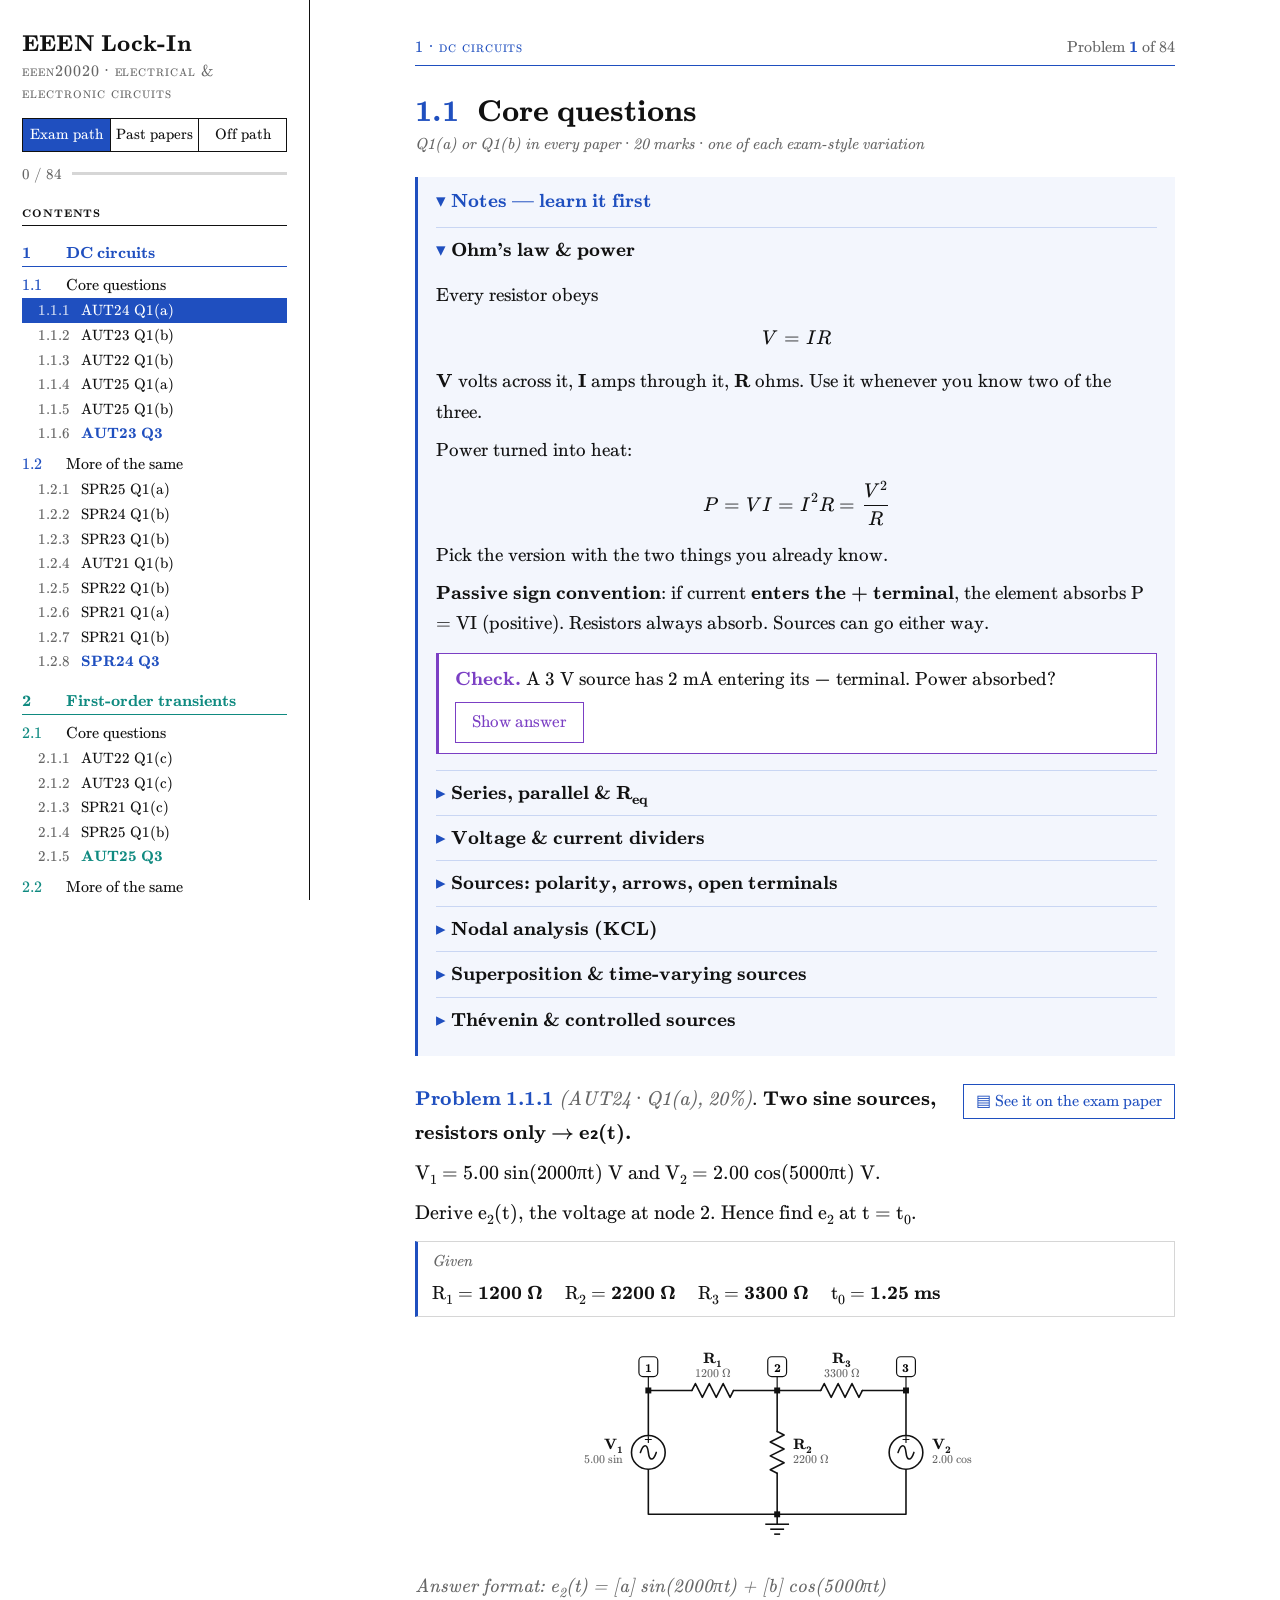
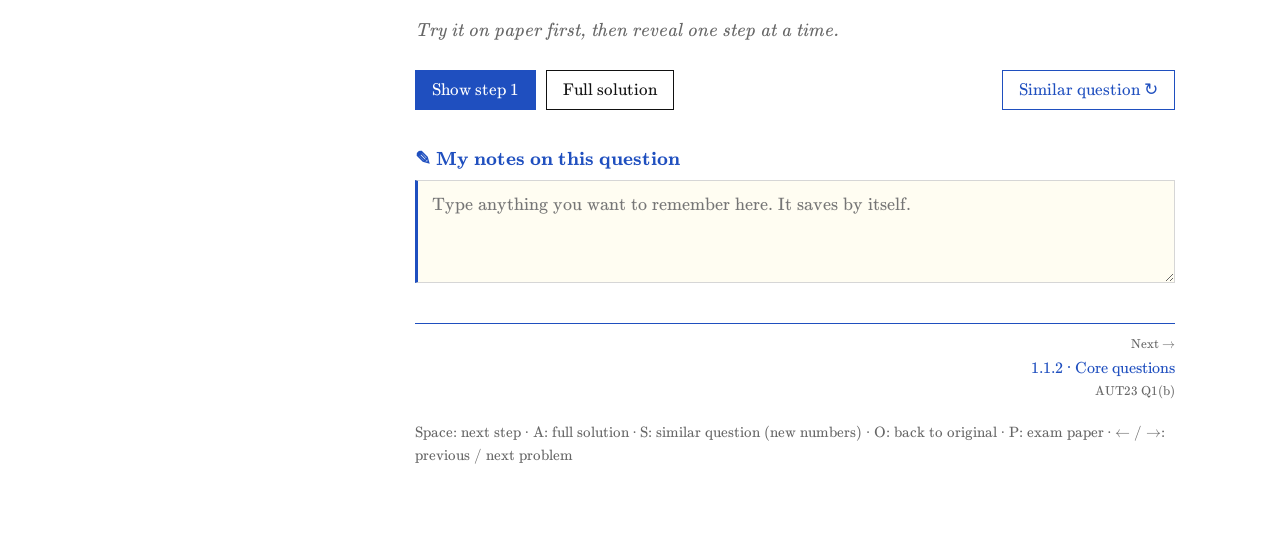
<file: index.html>
<!DOCTYPE html>
<html lang="en">
<head>
<meta charset="utf-8">
<meta name="viewport" content="width=device-width, initial-scale=1">
<title>EEEN Lock-In · EEEN20020</title>
<link rel="stylesheet" href="vendor/katex/katex.min.css">
<link rel="stylesheet" href="css/style.css?v=20261119a">
</head>
<body>
<div class="app">
  <nav id="nav"></nav>
  <main><div class="page">
    <button class="b" id="menu">☰ Contents</button>
    <div id="view"></div>
  </div></main>
</div>
<script src="vendor/katex/katex.min.js"></script>
<script src="js/schem.js?v=20261119a"></script>
<script src="js/util.js?v=20261119a"></script>
<script src="data/base.js?v=20261119a"></script>
<script src="data/t1_dc.js?v=20261119a"></script>
<script src="data/t1b_dcx.js?v=20261119a"></script>
<script src="data/t2_trans.js?v=20261119a"></script>
<script src="data/t3_imp.js?v=20261119a"></script>
<script src="data/t4_pow.js?v=20261119a"></script>
<script src="data/t5_opamp.js?v=20261119a"></script>
<script src="data/t6_diode.js?v=20261119a"></script>
<script src="data/paperpages.js?v=20261119a"></script>
<script src="data/exams.js?v=20261119a"></script>
<script src="js/app.js?v=20261119a"></script>
</body>
</html>
</file>
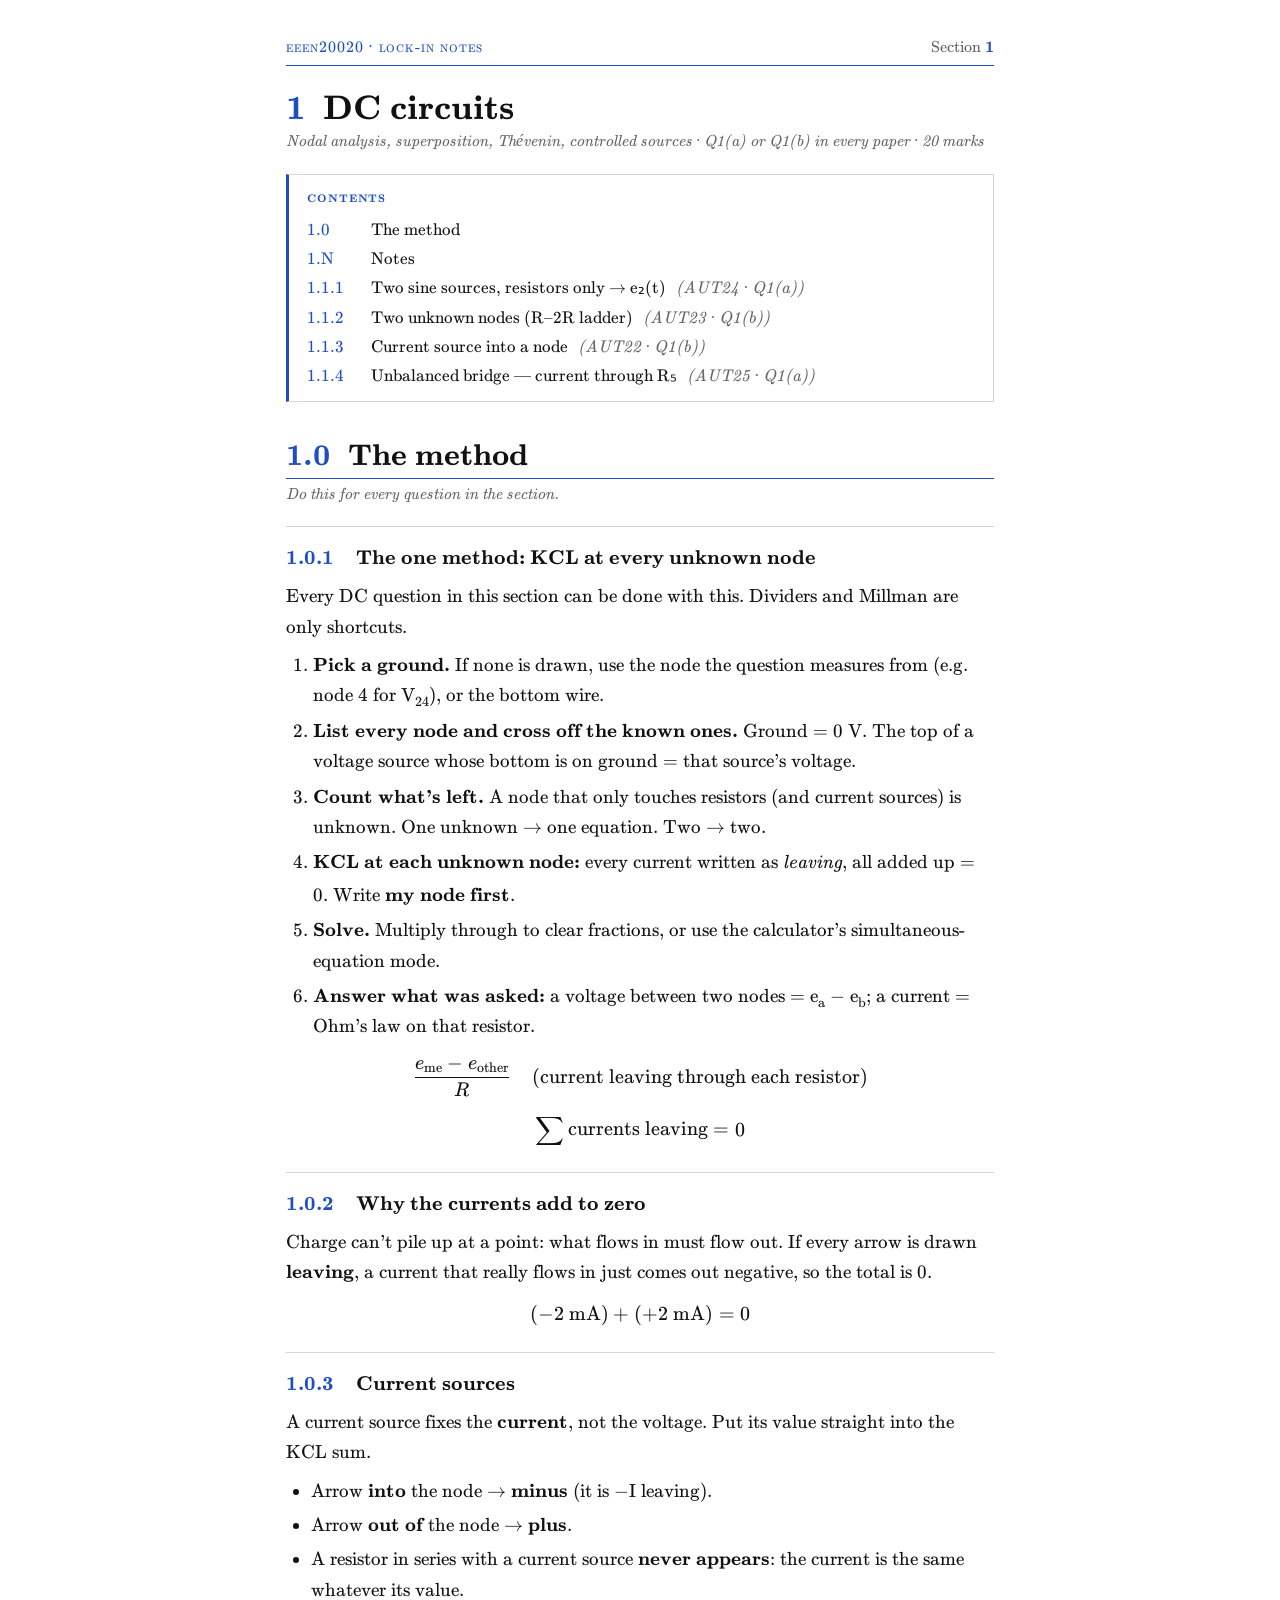
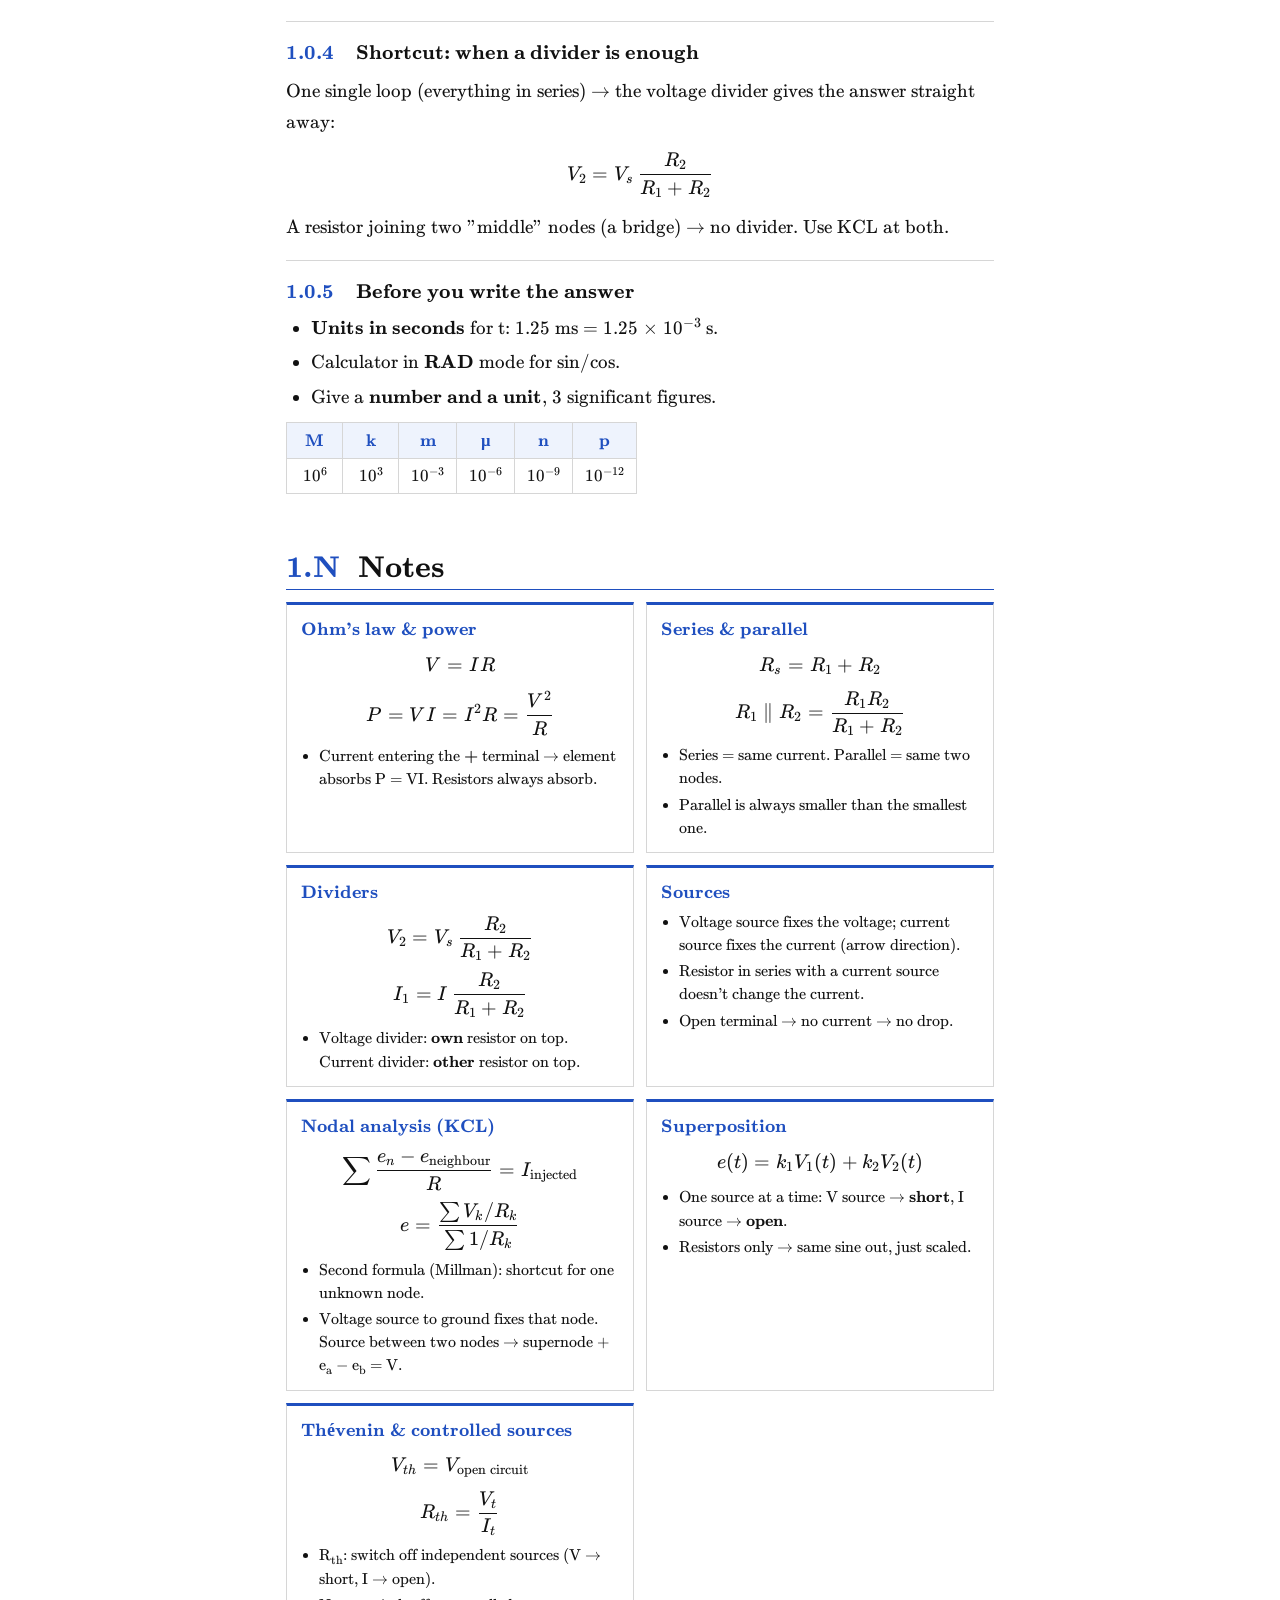
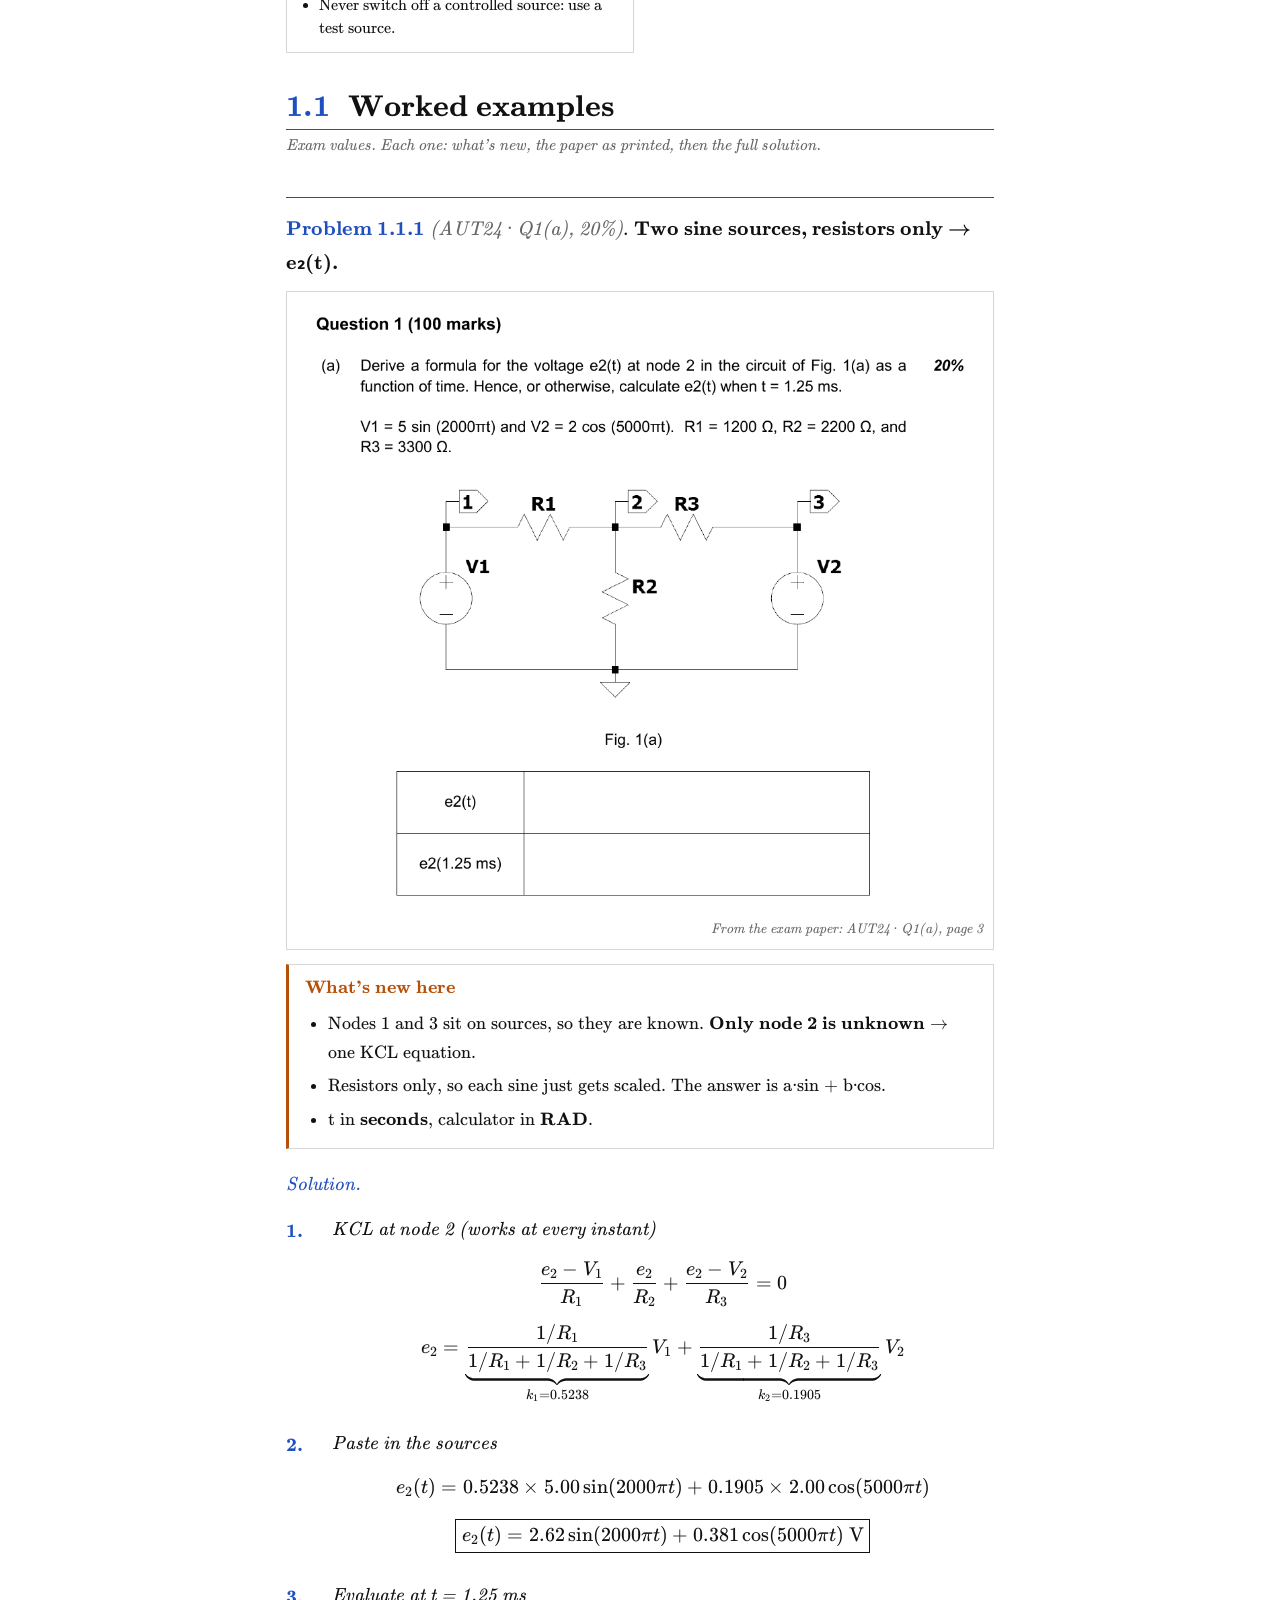
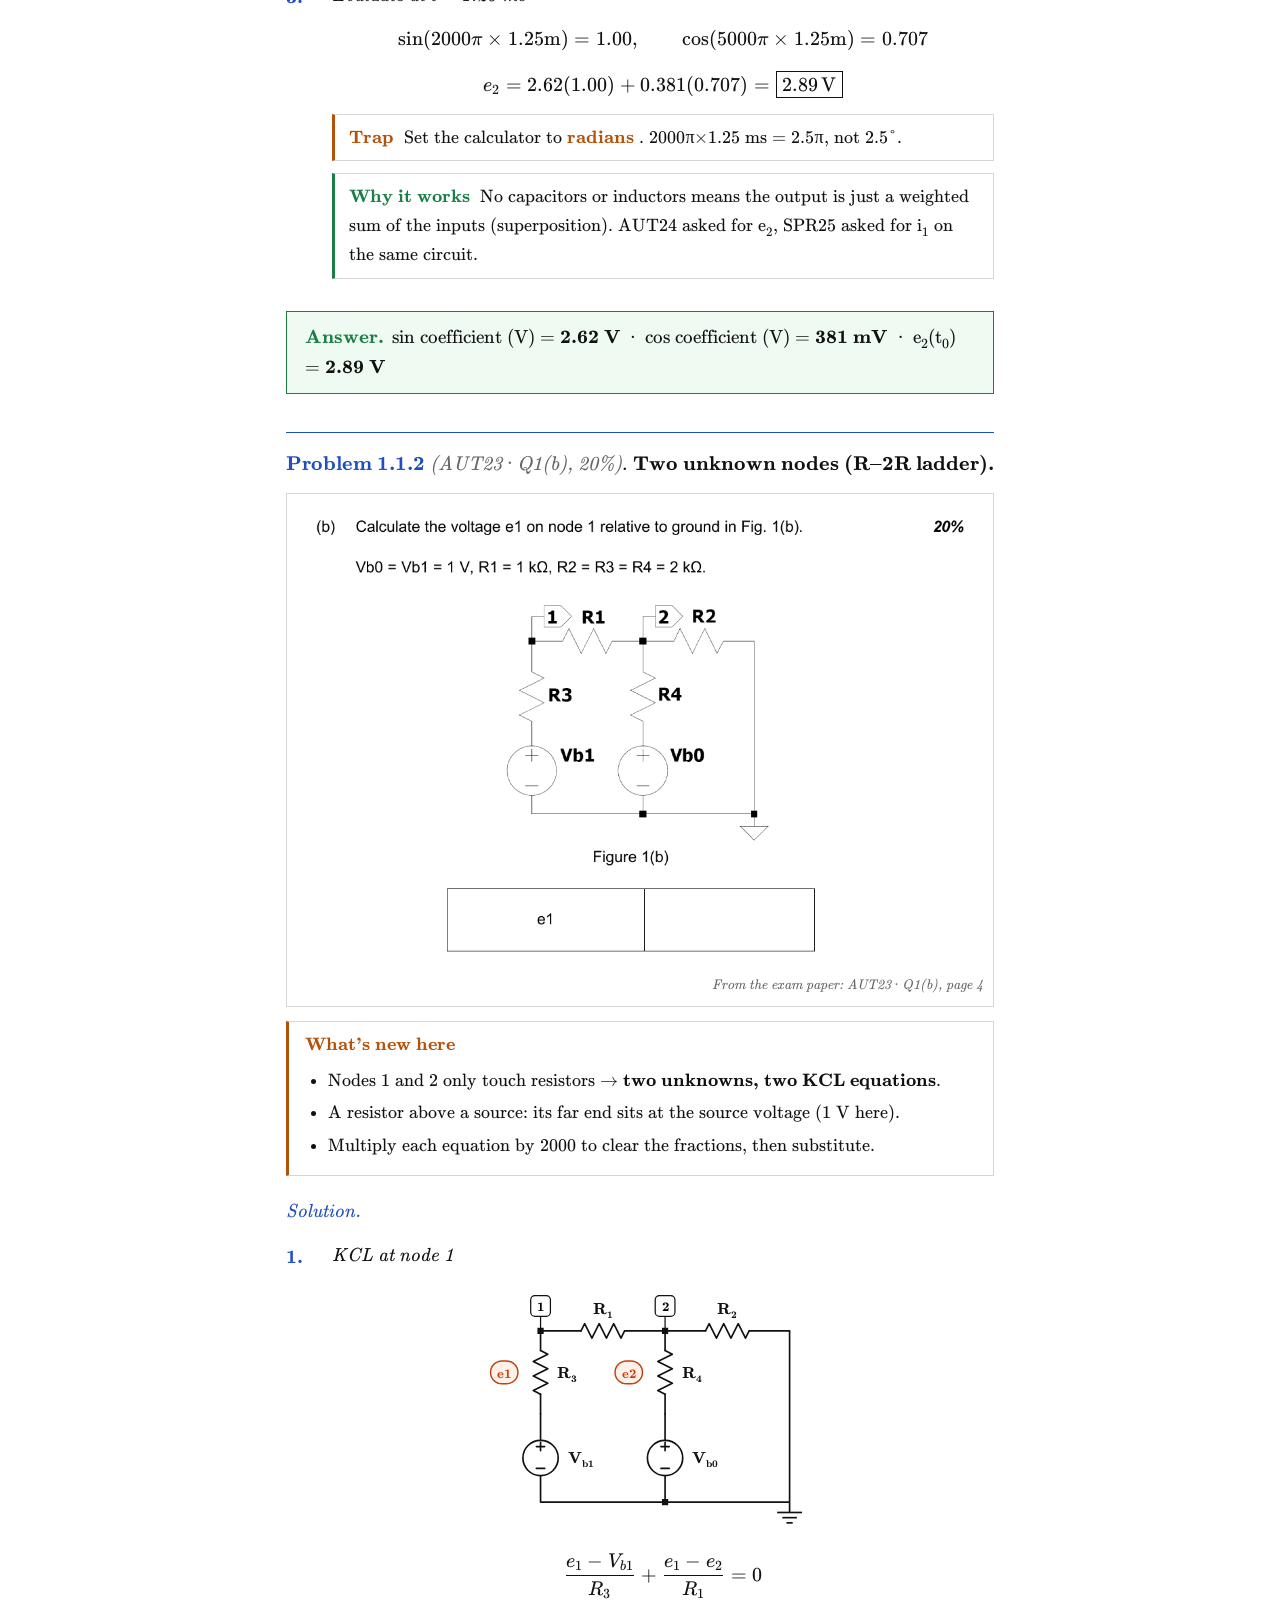
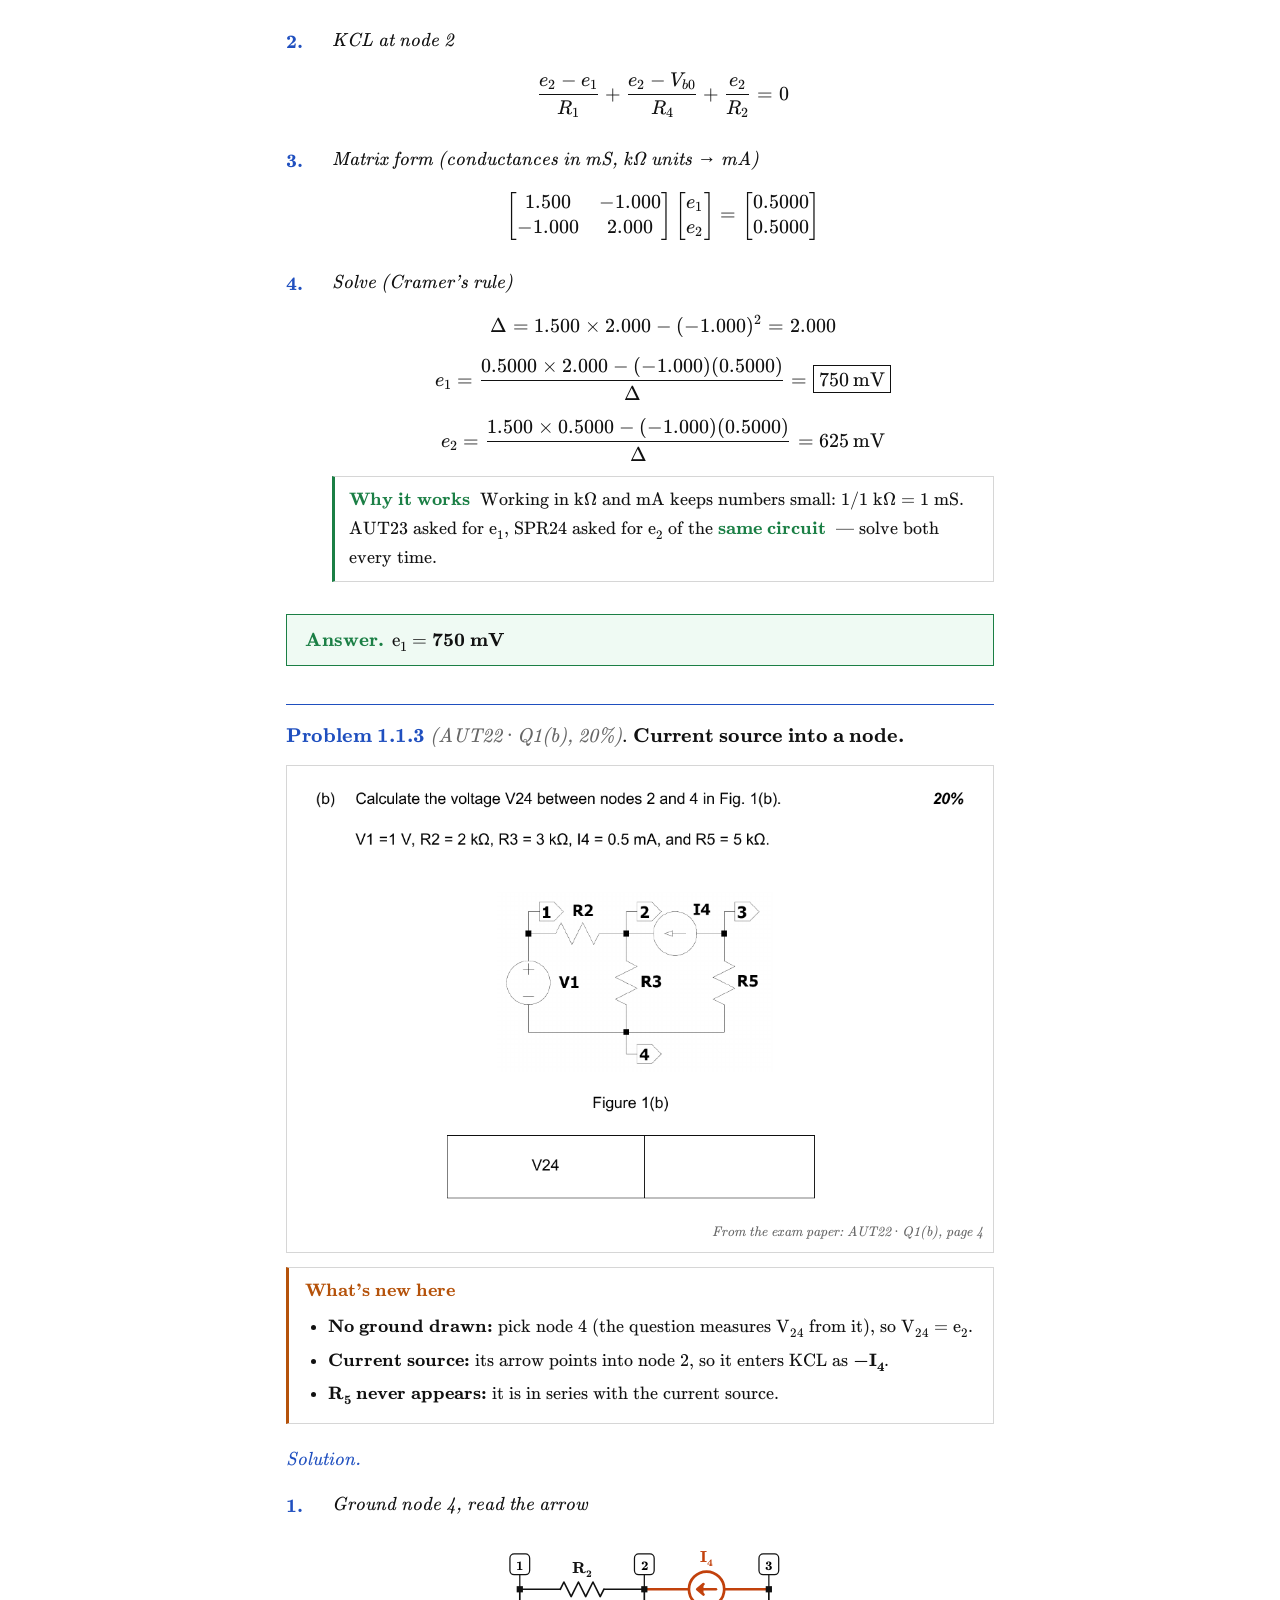
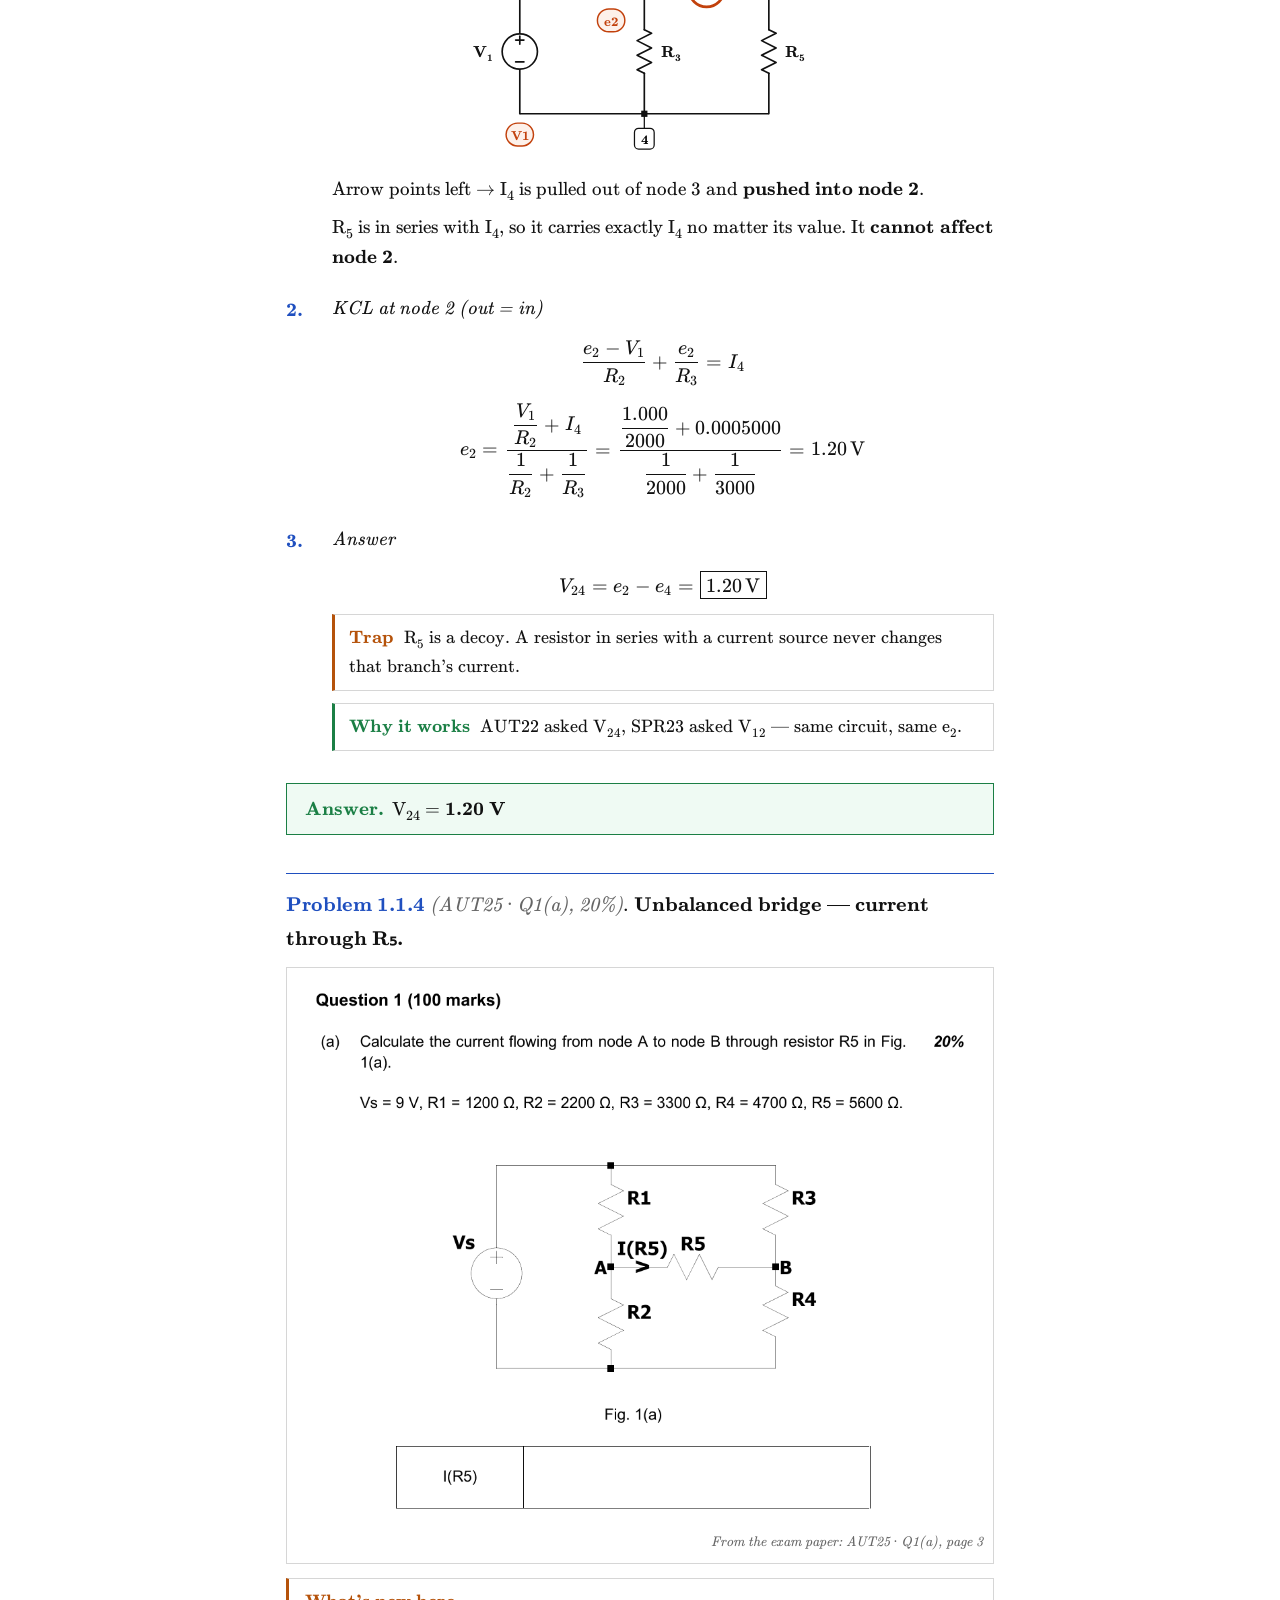
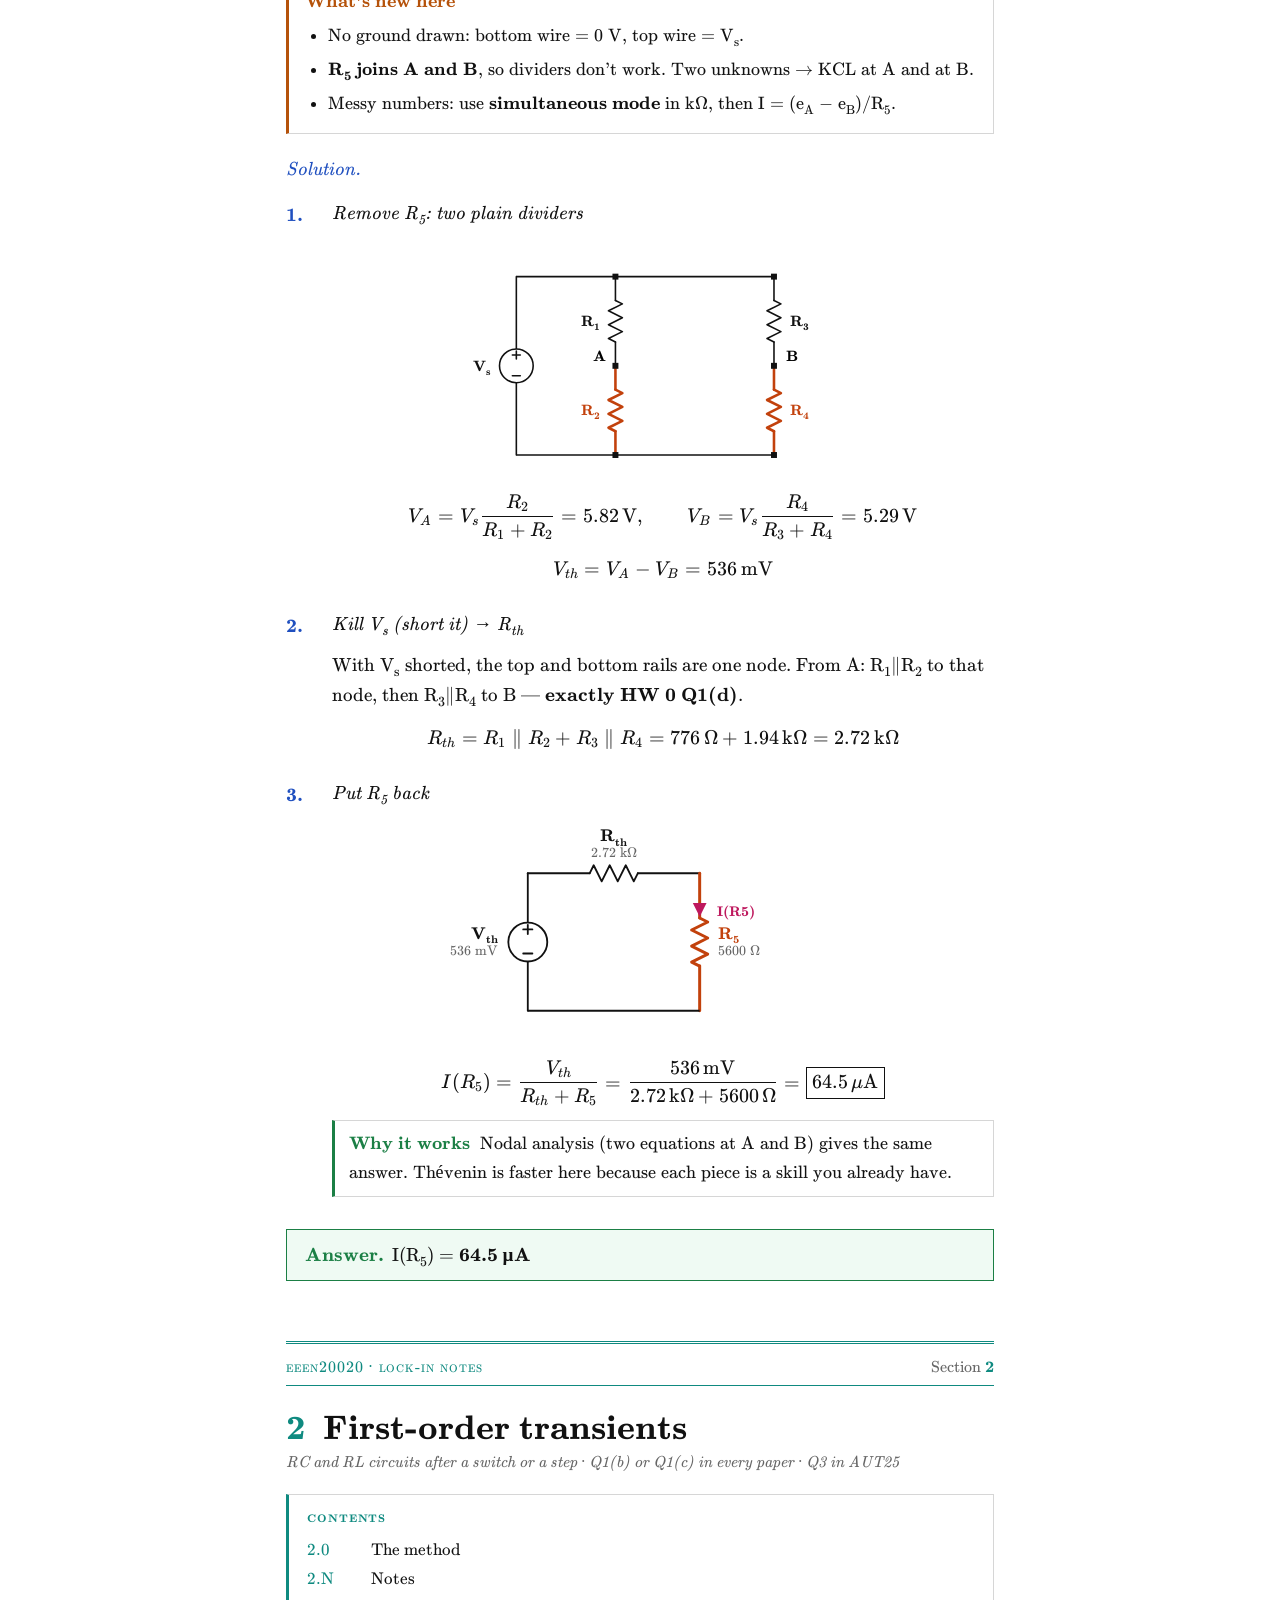
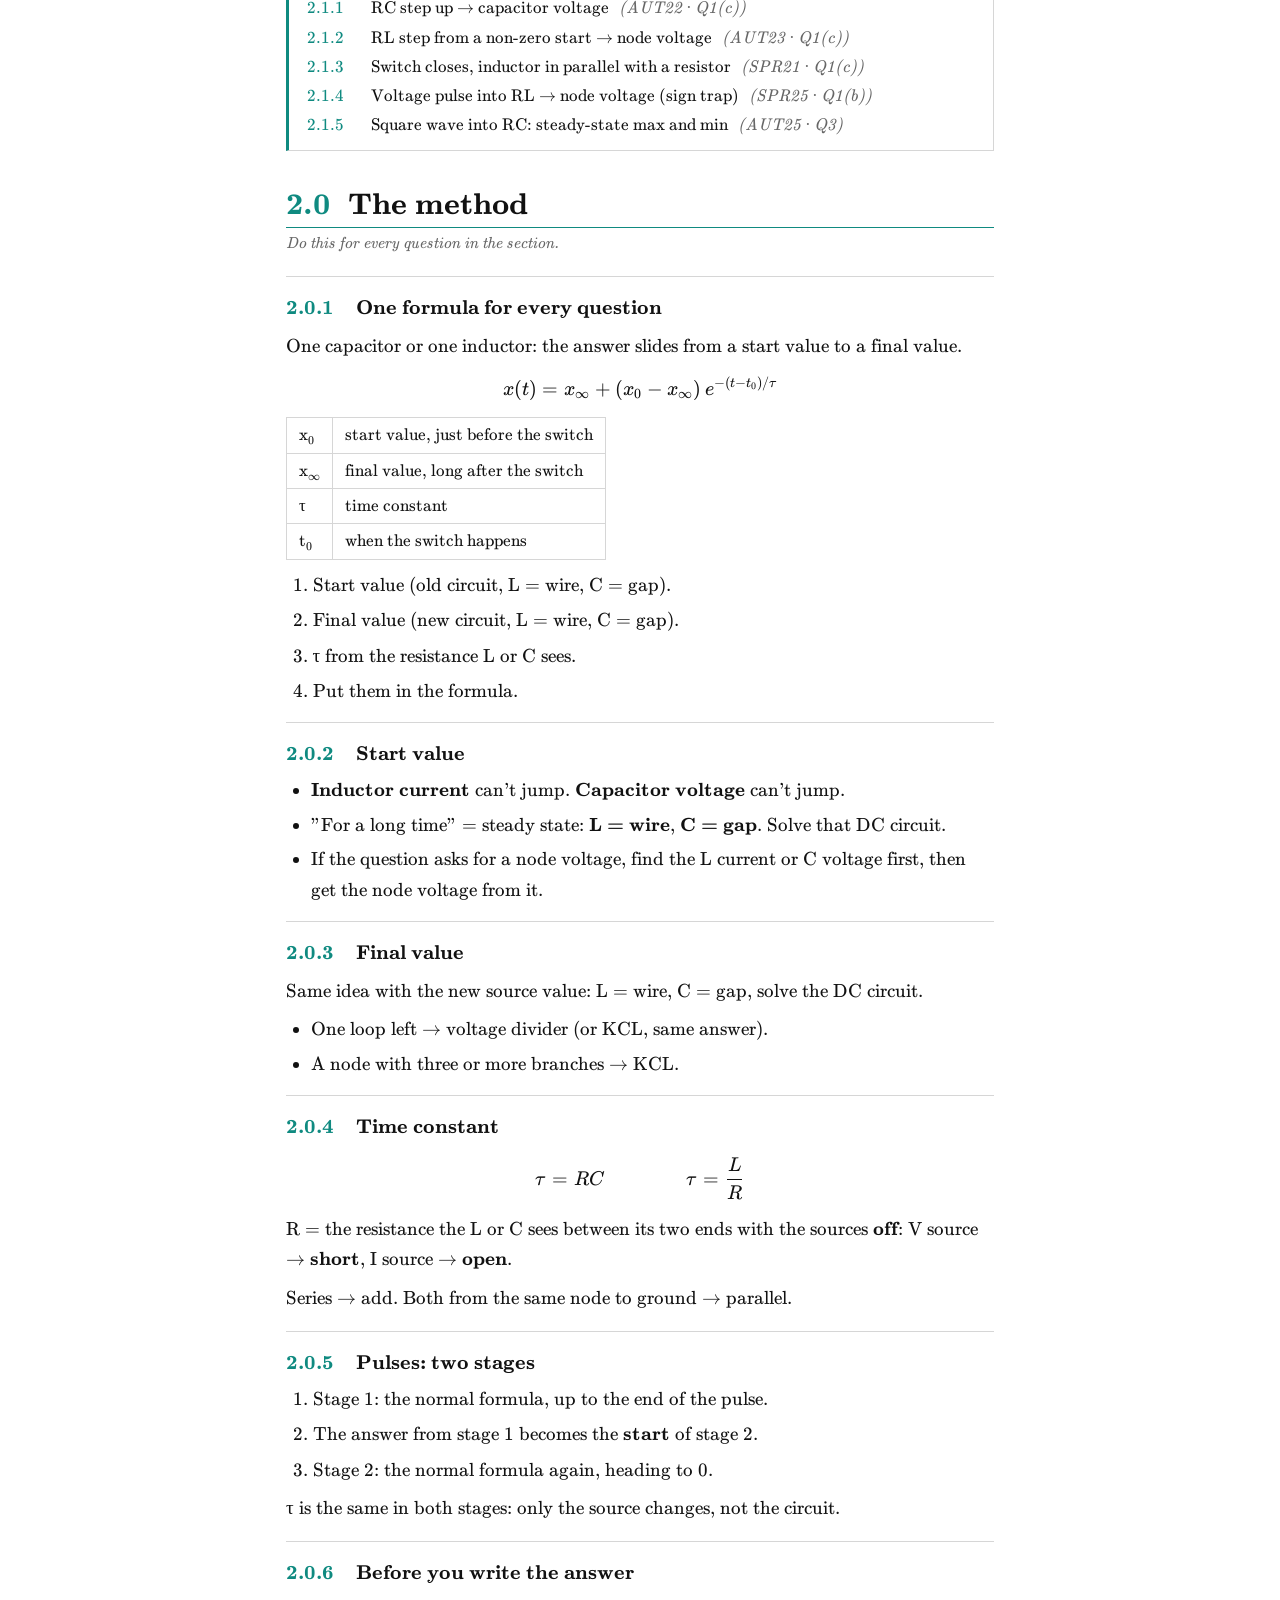
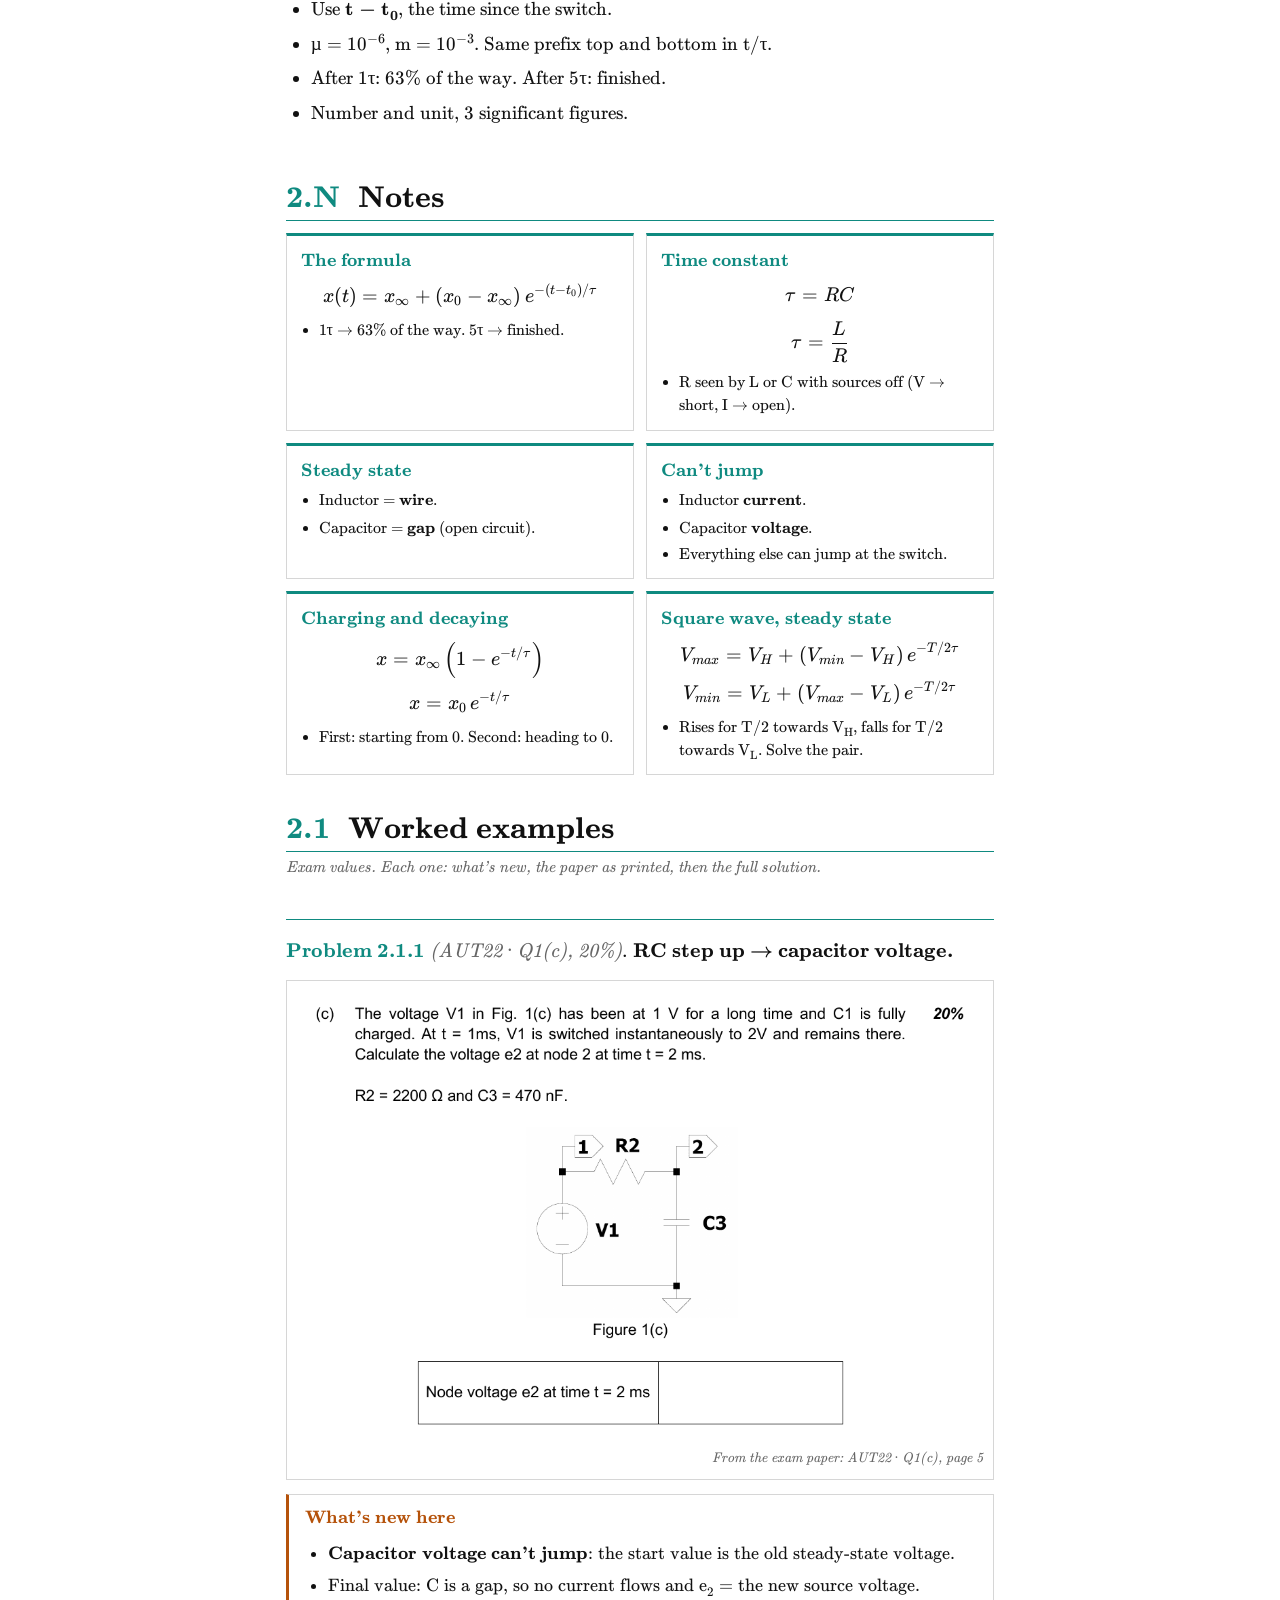
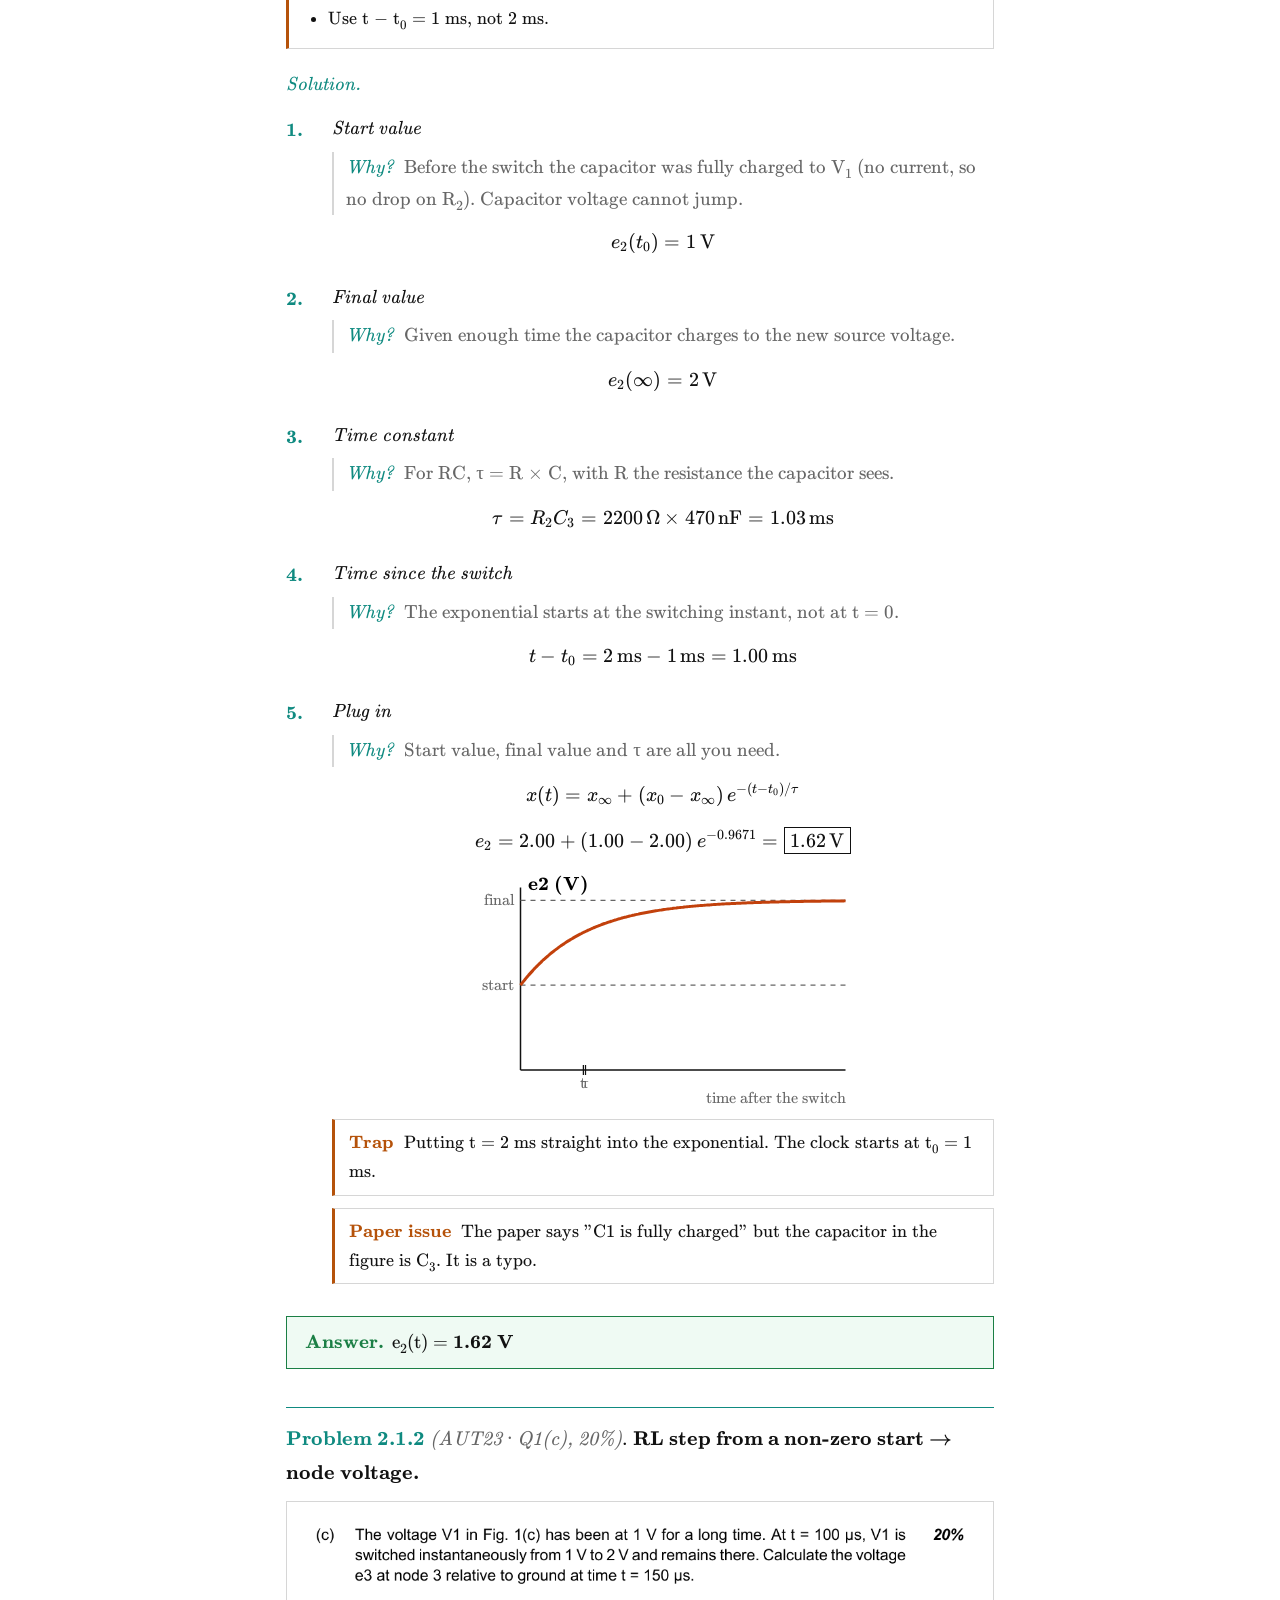
<file: notes/index.html>
<!DOCTYPE html>
<html lang="en">
<head>
<meta charset="utf-8">
<meta name="viewport" content="width=device-width, initial-scale=1">
<title>All sections · EEEN Lock-In notes</title>
<link rel="stylesheet" href="../vendor/katex/katex.min.css">
<link rel="stylesheet" href="../css/style.css">
<link rel="stylesheet" href="notes.css">
</head>
<body>
<div class="sheet" id="doc" data-section="1,2"></div>
<script src="../vendor/katex/katex.min.js"></script>
<script src="../js/schem.js"></script>
<script src="../js/util.js"></script>
<script src="../data/base.js"></script>
<script src="../data/t1_dc.js"></script>
<script src="../data/t1b_dcx.js"></script>
<script src="../data/t2_trans.js"></script>
<script src="../data/t3_imp.js"></script>
<script src="../data/t4_pow.js"></script>
<script src="../data/t5_opamp.js"></script>
<script src="../data/t6_diode.js"></script>
<script src="../data/paperpages.js"></script>
<script src="../data/exams.js"></script>
<script src="notes.js"></script>
</body>
</html>
</file>
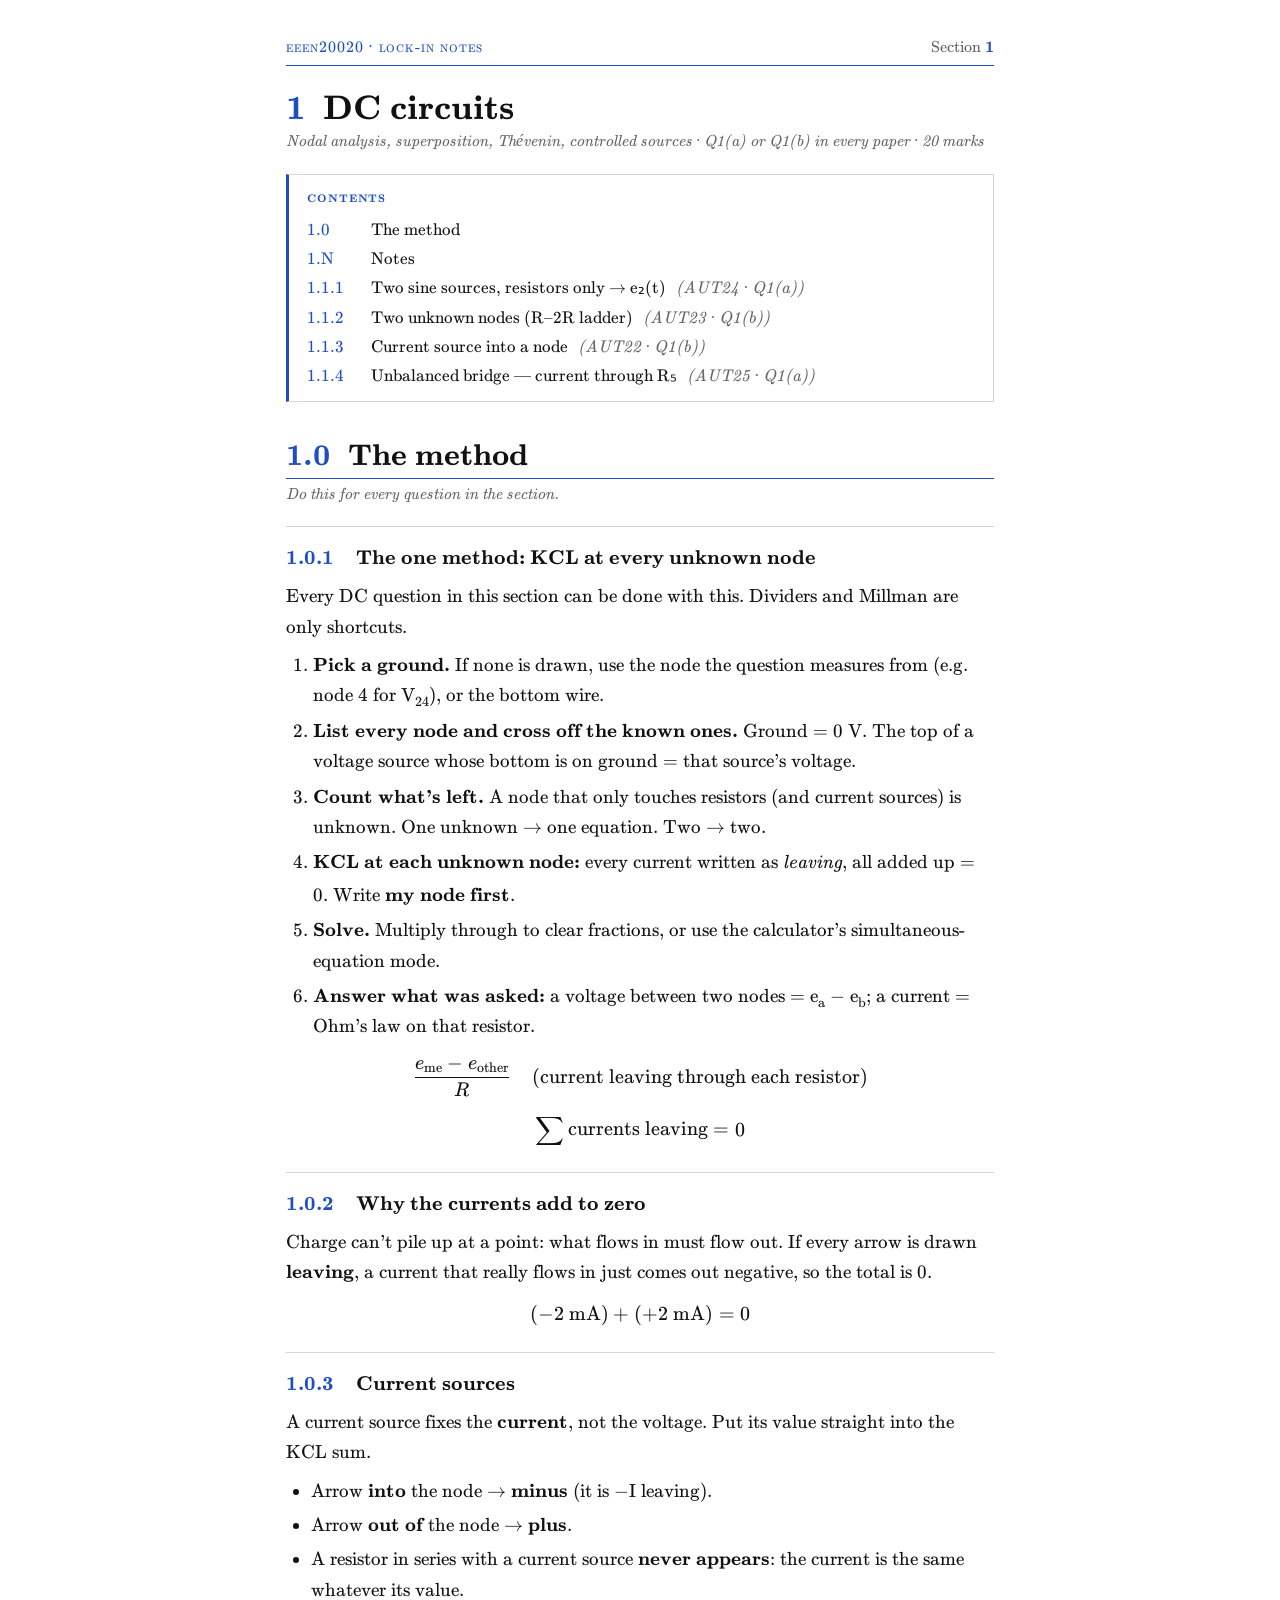
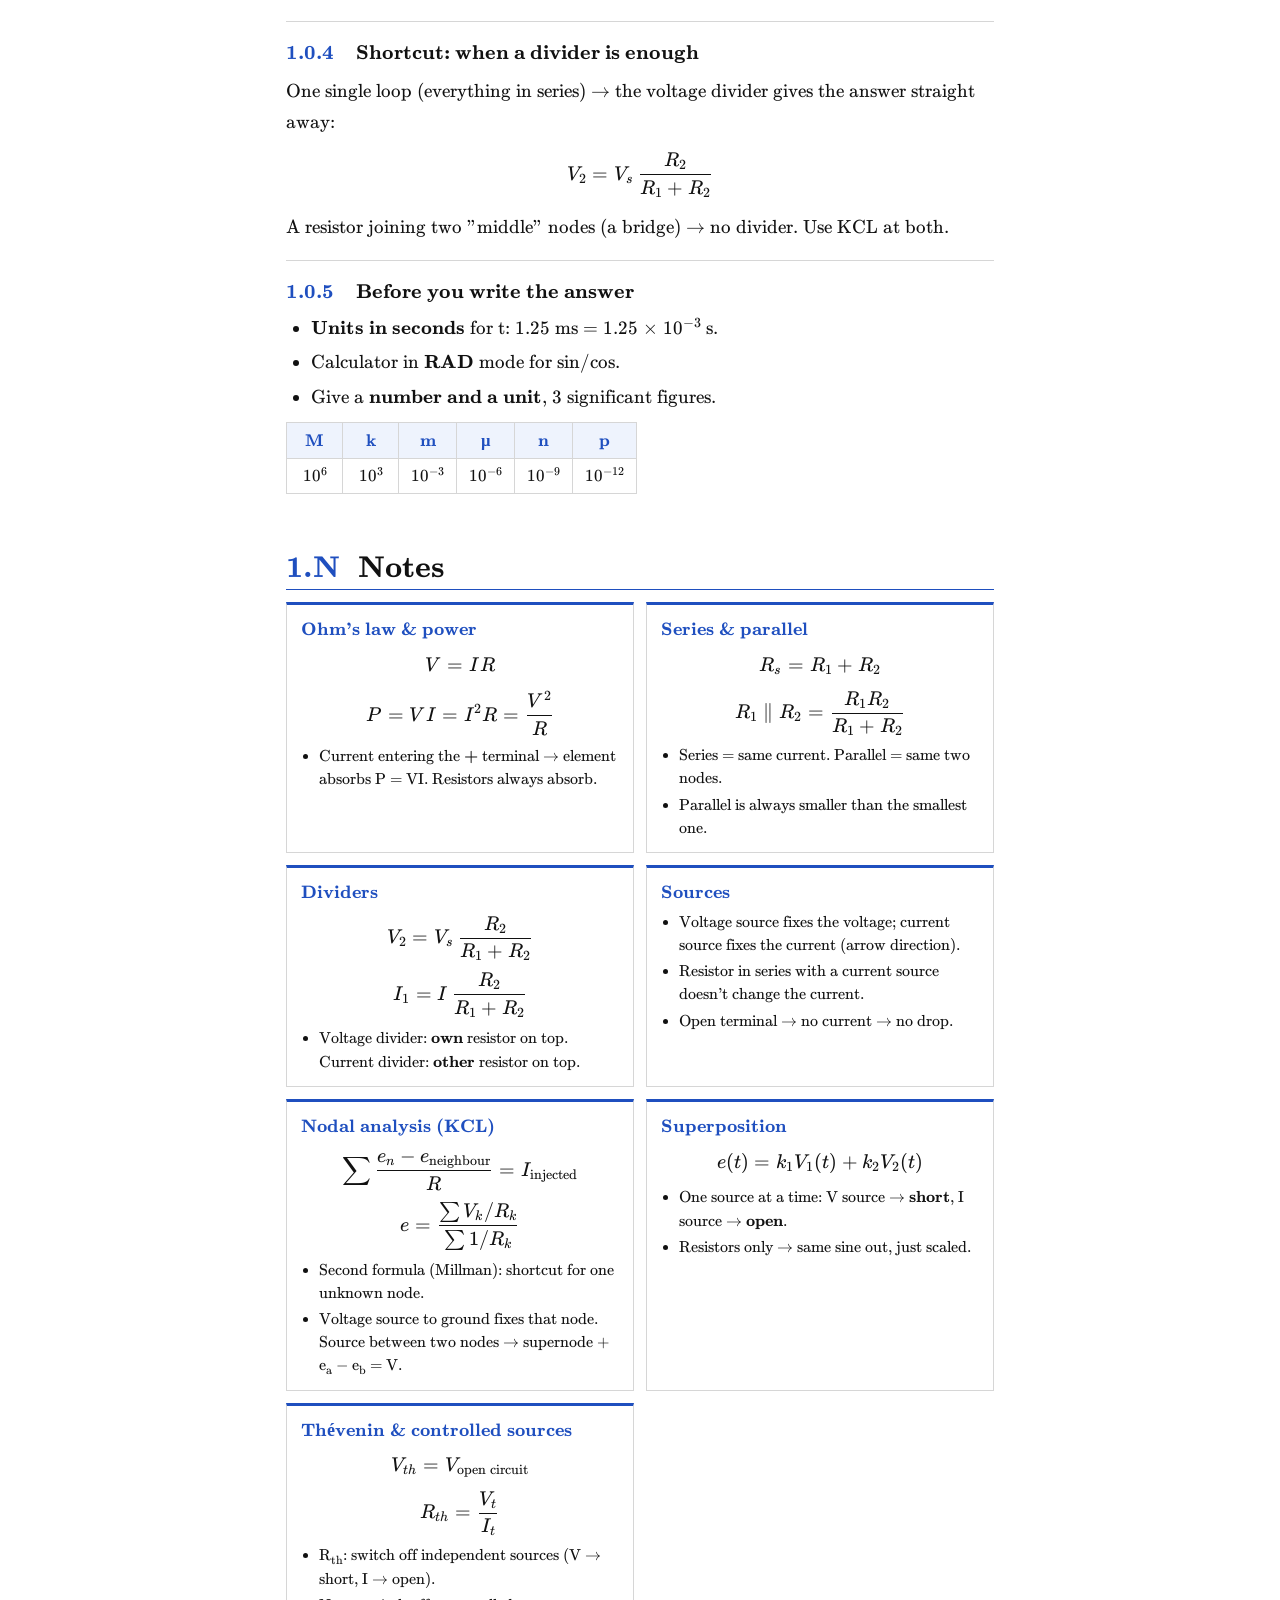
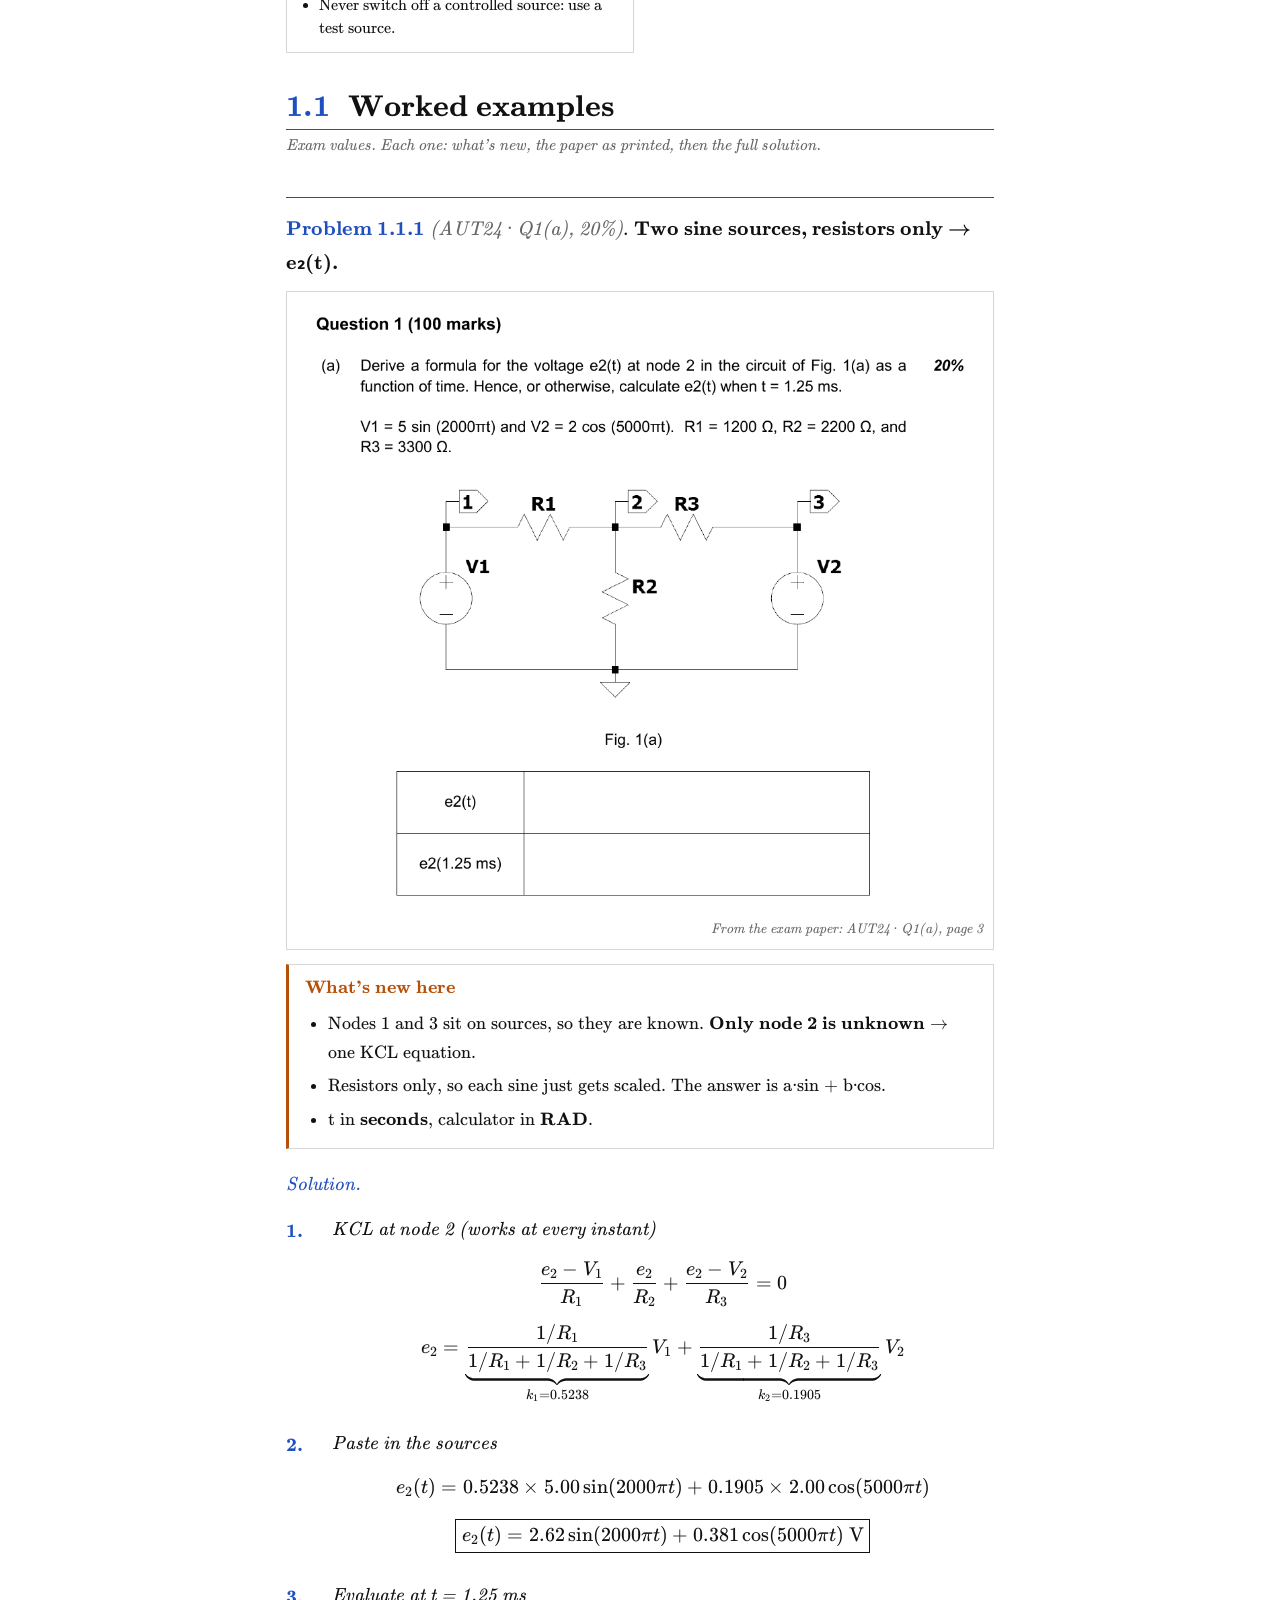
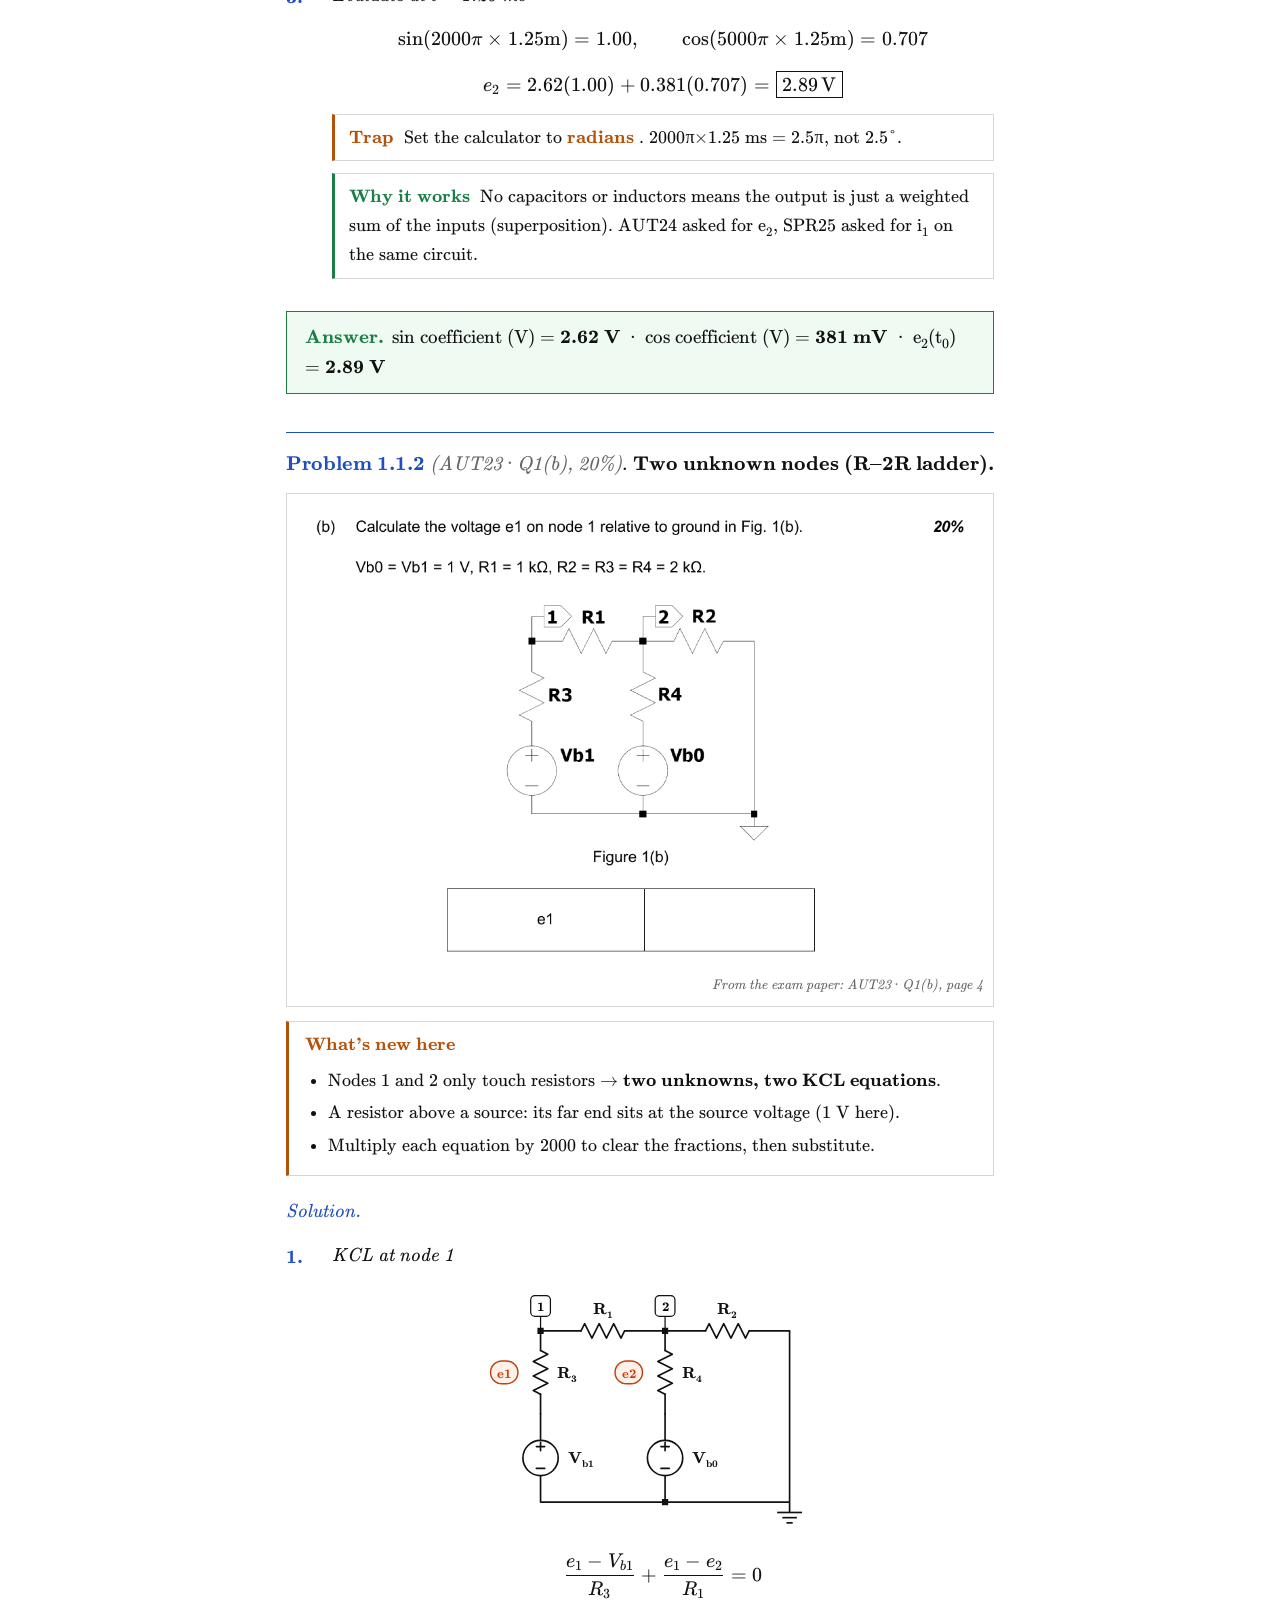
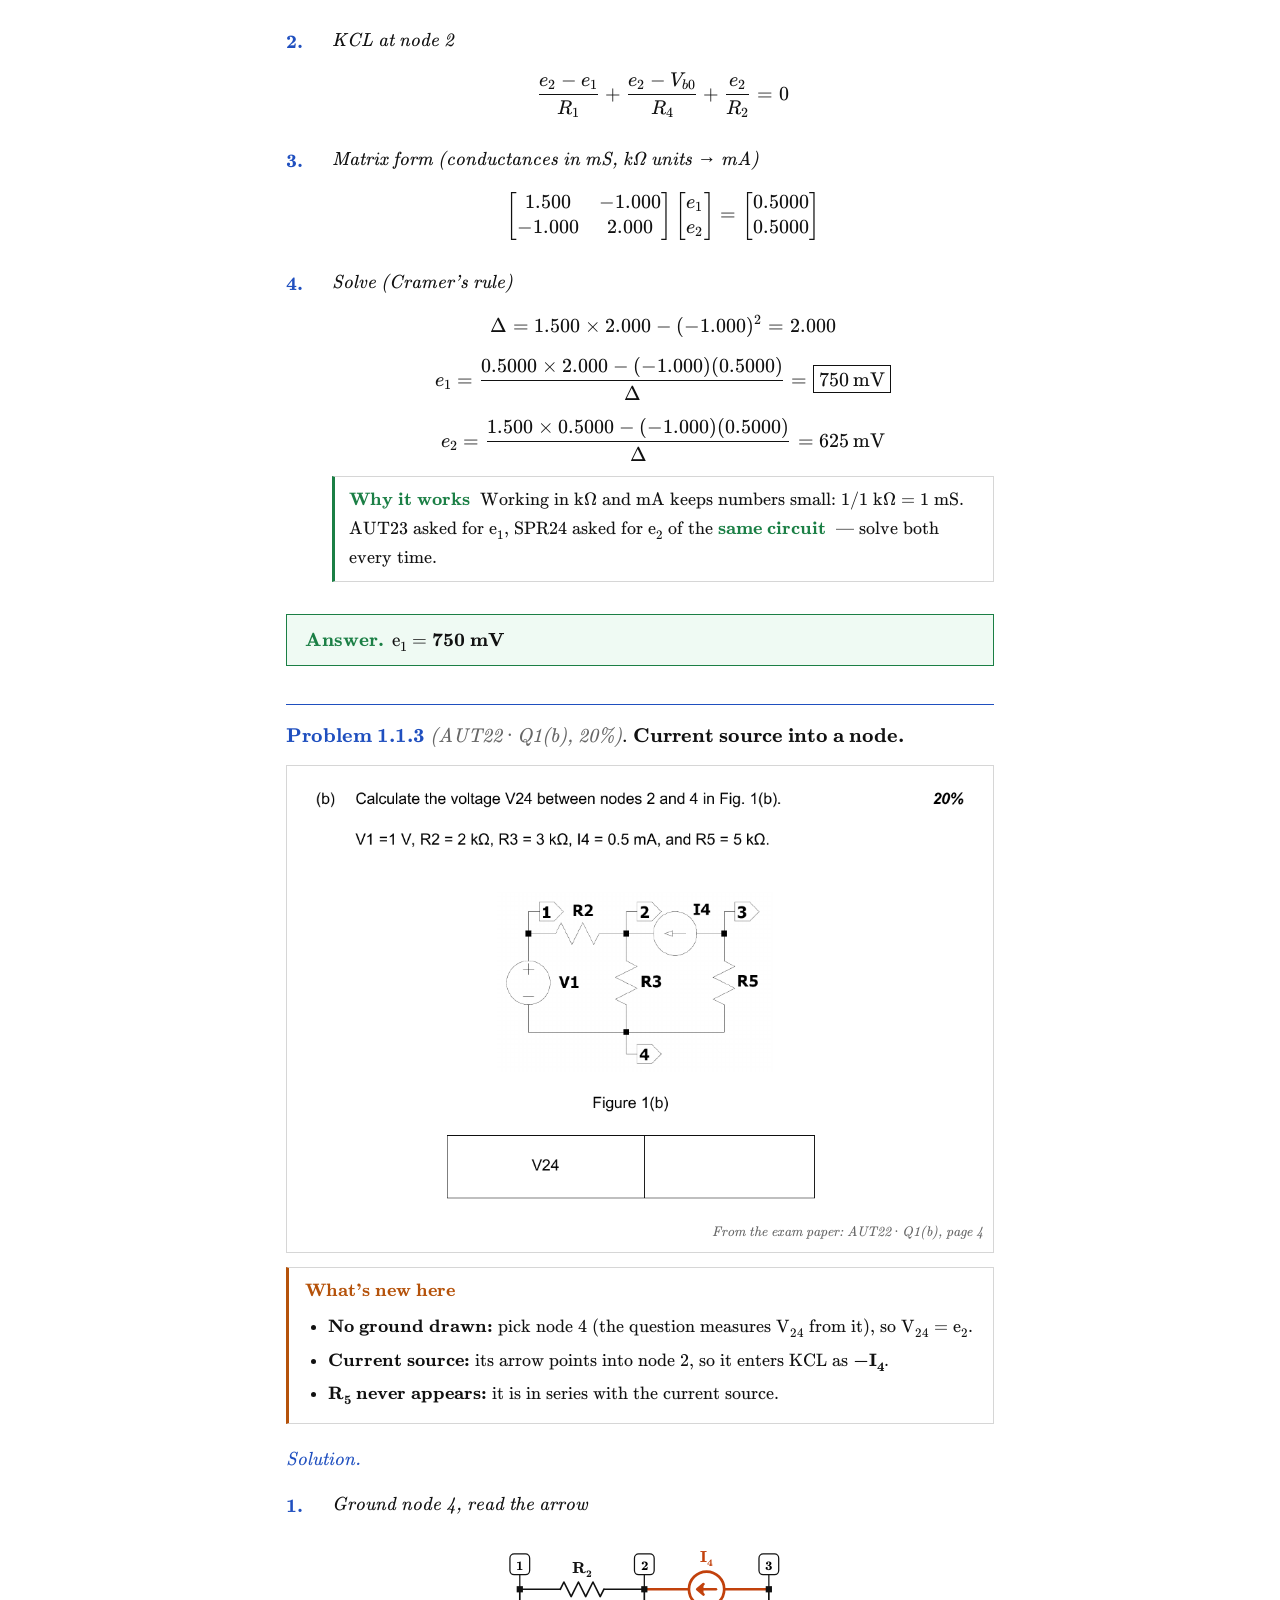
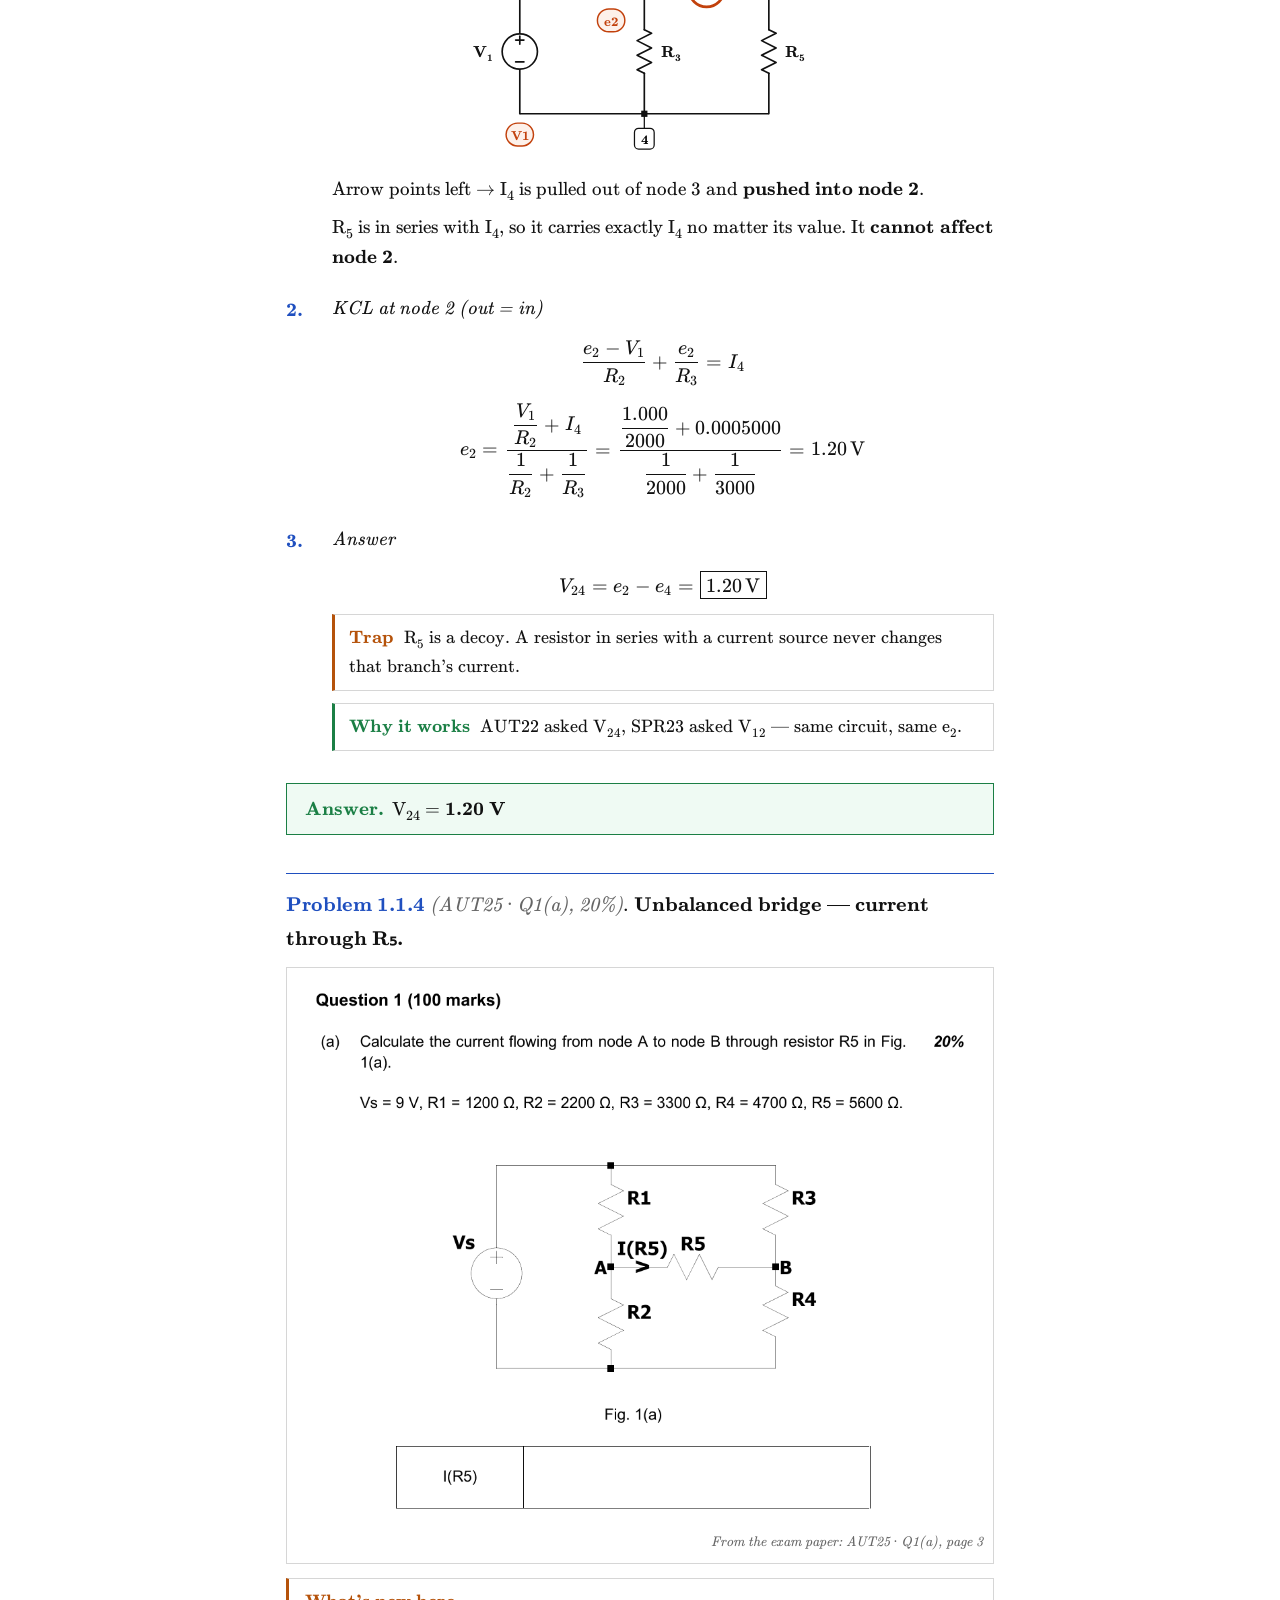
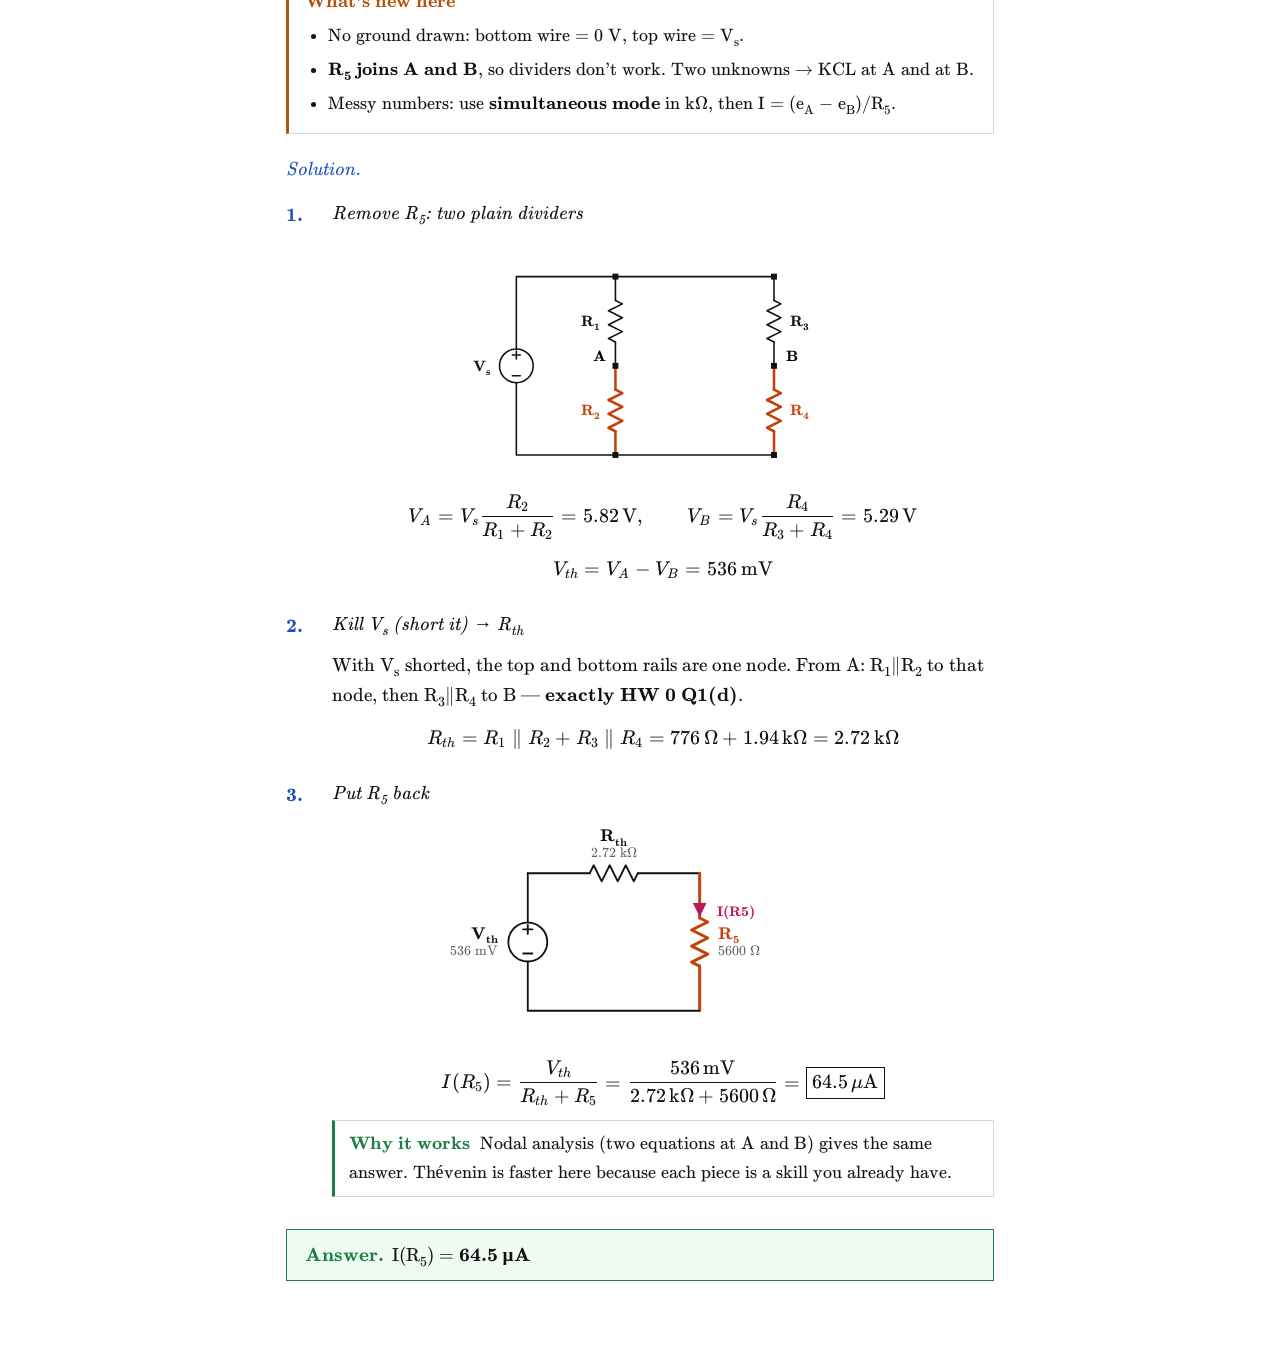
<file: notes/section1.html>
<!DOCTYPE html>
<html lang="en">
<head>
<meta charset="utf-8">
<meta name="viewport" content="width=device-width, initial-scale=1">
<title>Section 1 · DC circuits · EEEN Lock-In notes</title>
<link rel="stylesheet" href="../vendor/katex/katex.min.css">
<link rel="stylesheet" href="../css/style.css">
<link rel="stylesheet" href="notes.css">
</head>
<body>
<div class="sheet" id="doc" data-section="1"></div>
<script src="../vendor/katex/katex.min.js"></script>
<script src="../js/schem.js"></script>
<script src="../js/util.js"></script>
<script src="../data/base.js"></script>
<script src="../data/t1_dc.js"></script>
<script src="../data/t1b_dcx.js"></script>
<script src="../data/t2_trans.js"></script>
<script src="../data/t3_imp.js"></script>
<script src="../data/t4_pow.js"></script>
<script src="../data/t5_opamp.js"></script>
<script src="../data/t6_diode.js"></script>
<script src="../data/paperpages.js"></script>
<script src="../data/exams.js"></script>
<script src="notes.js"></script>
</body>
</html>
</file>
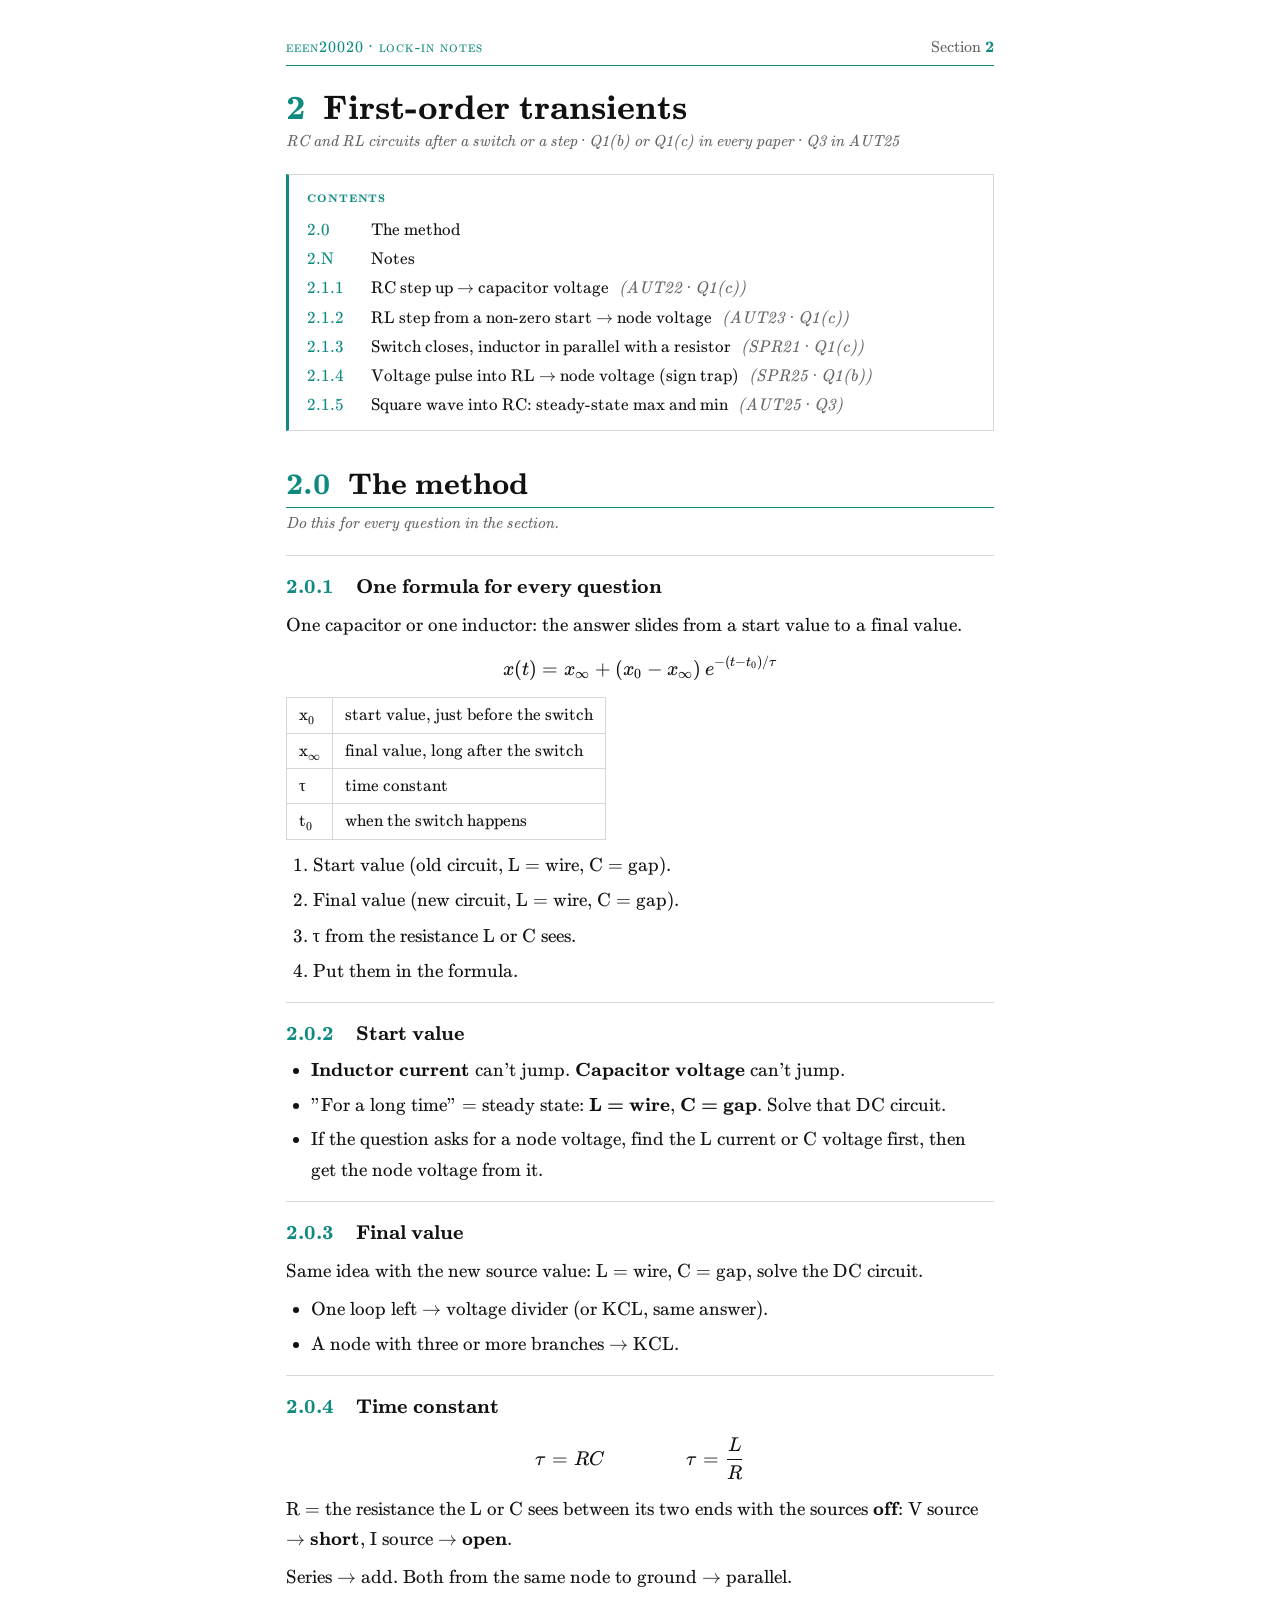
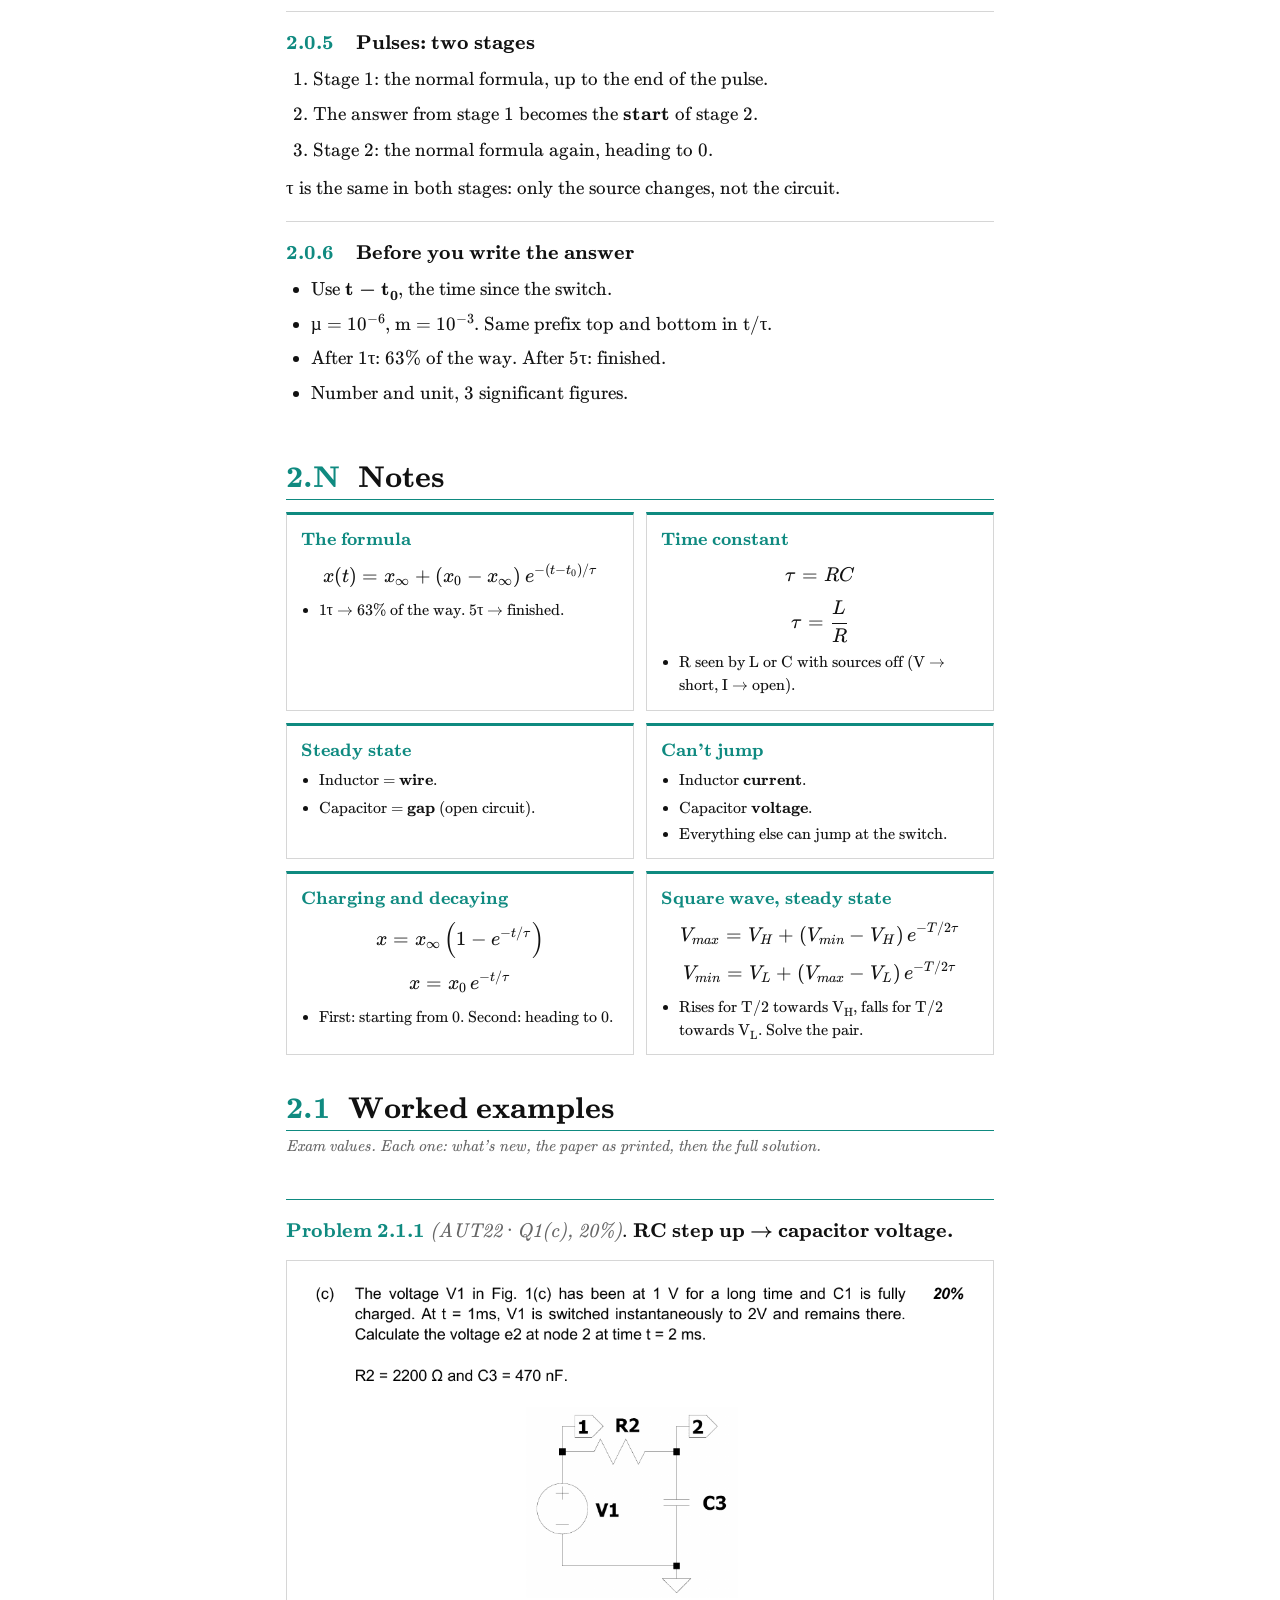
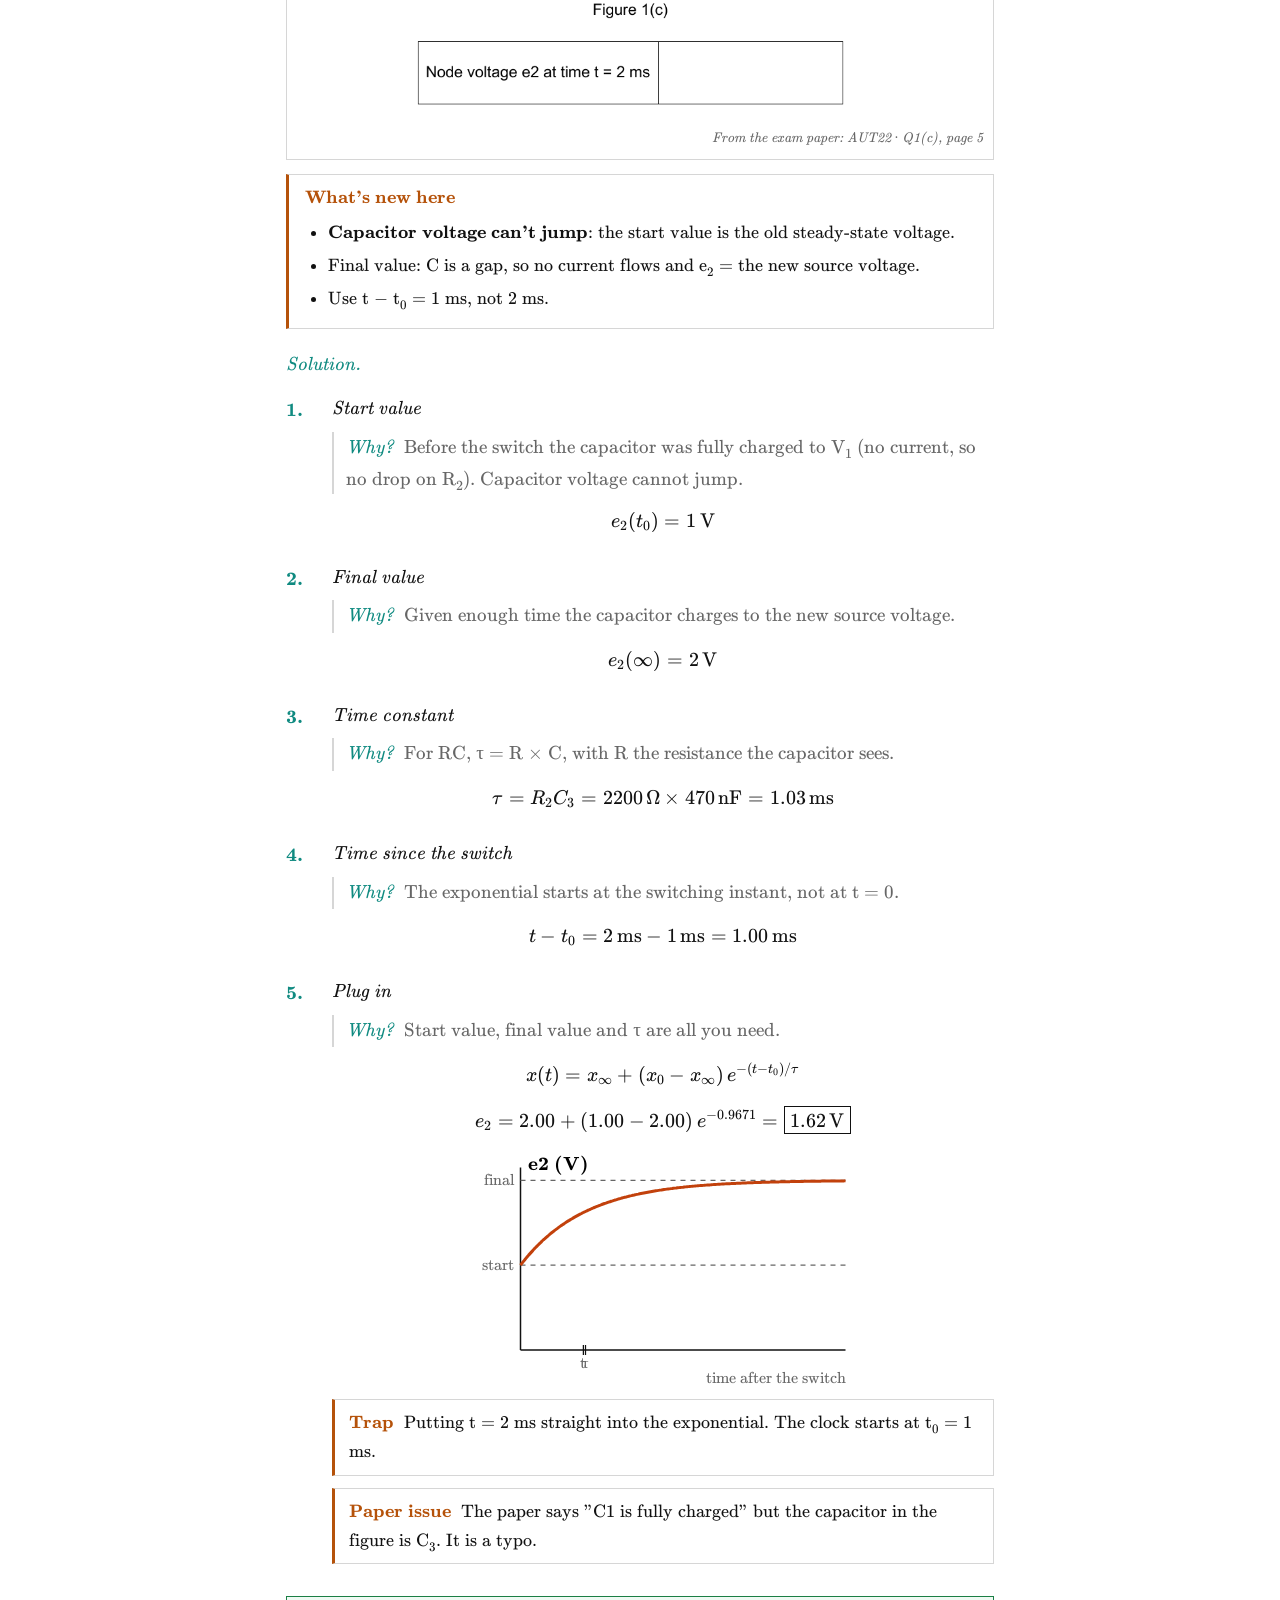
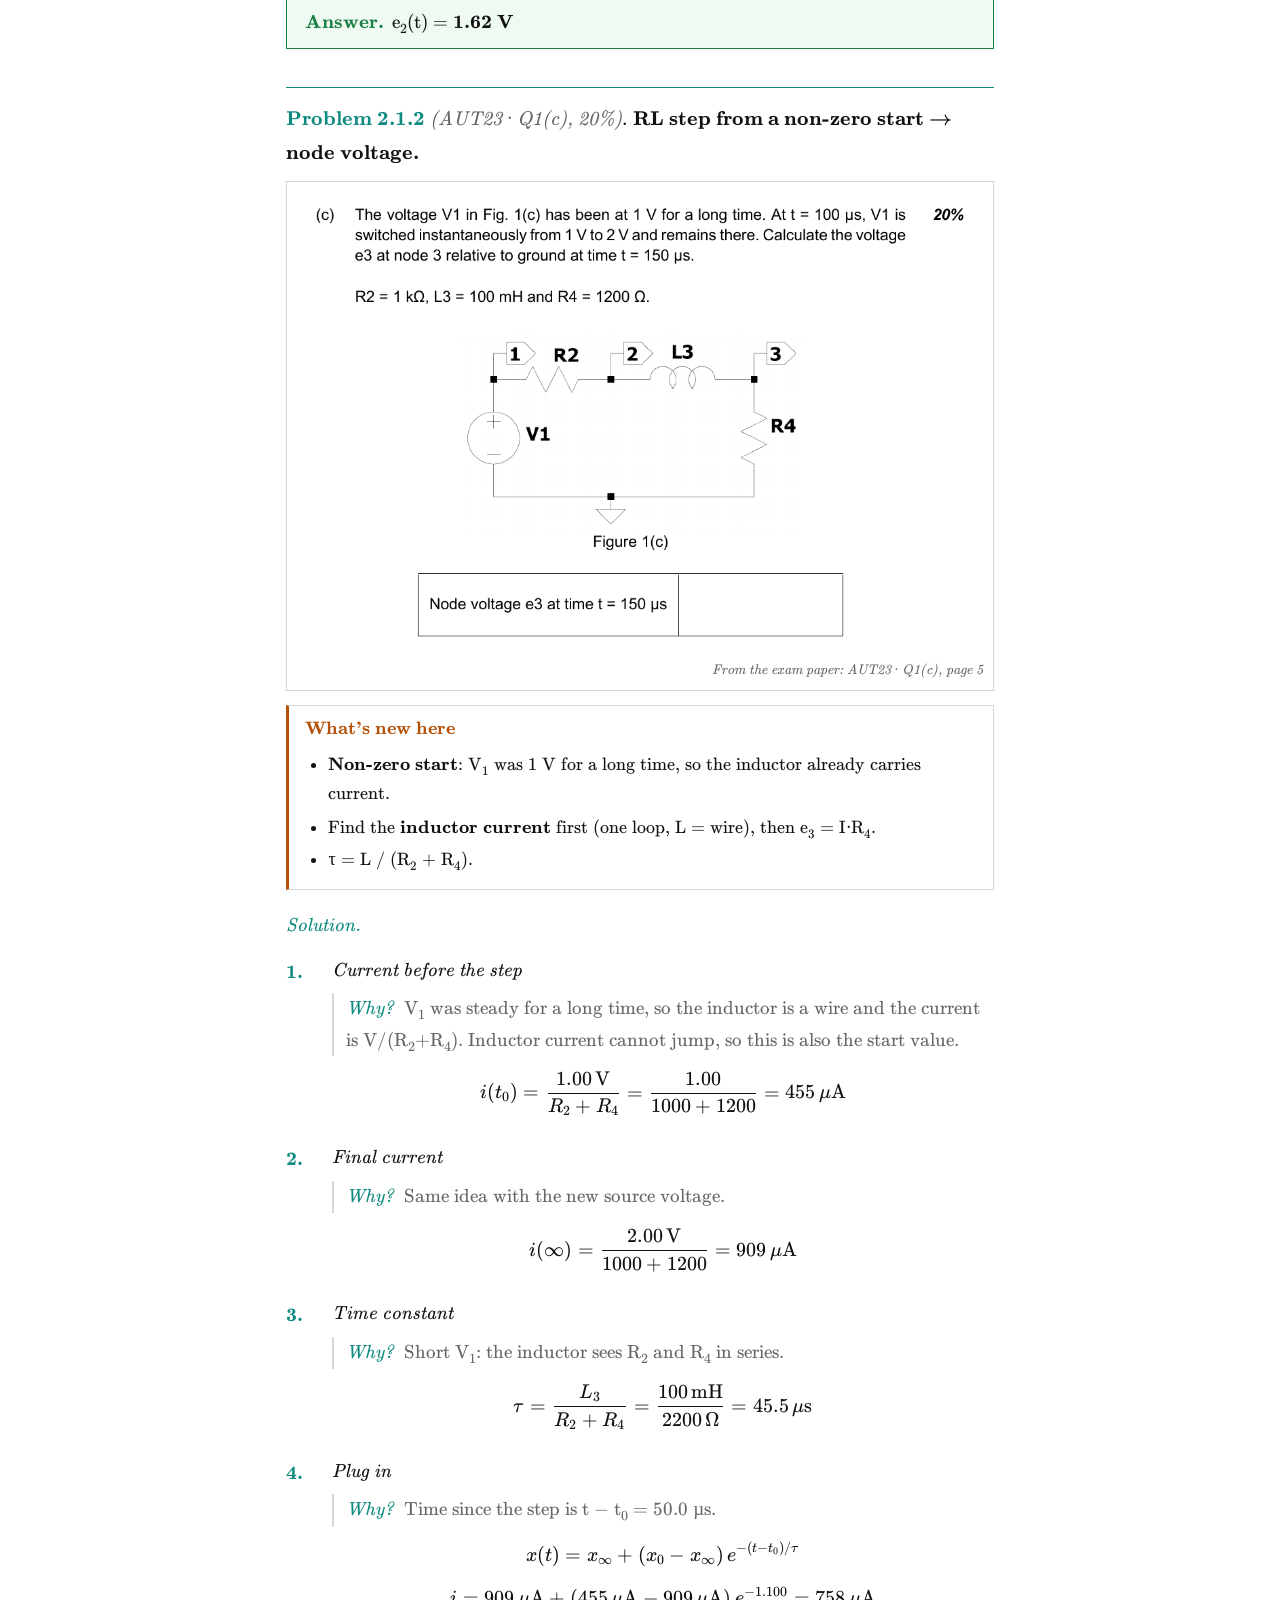
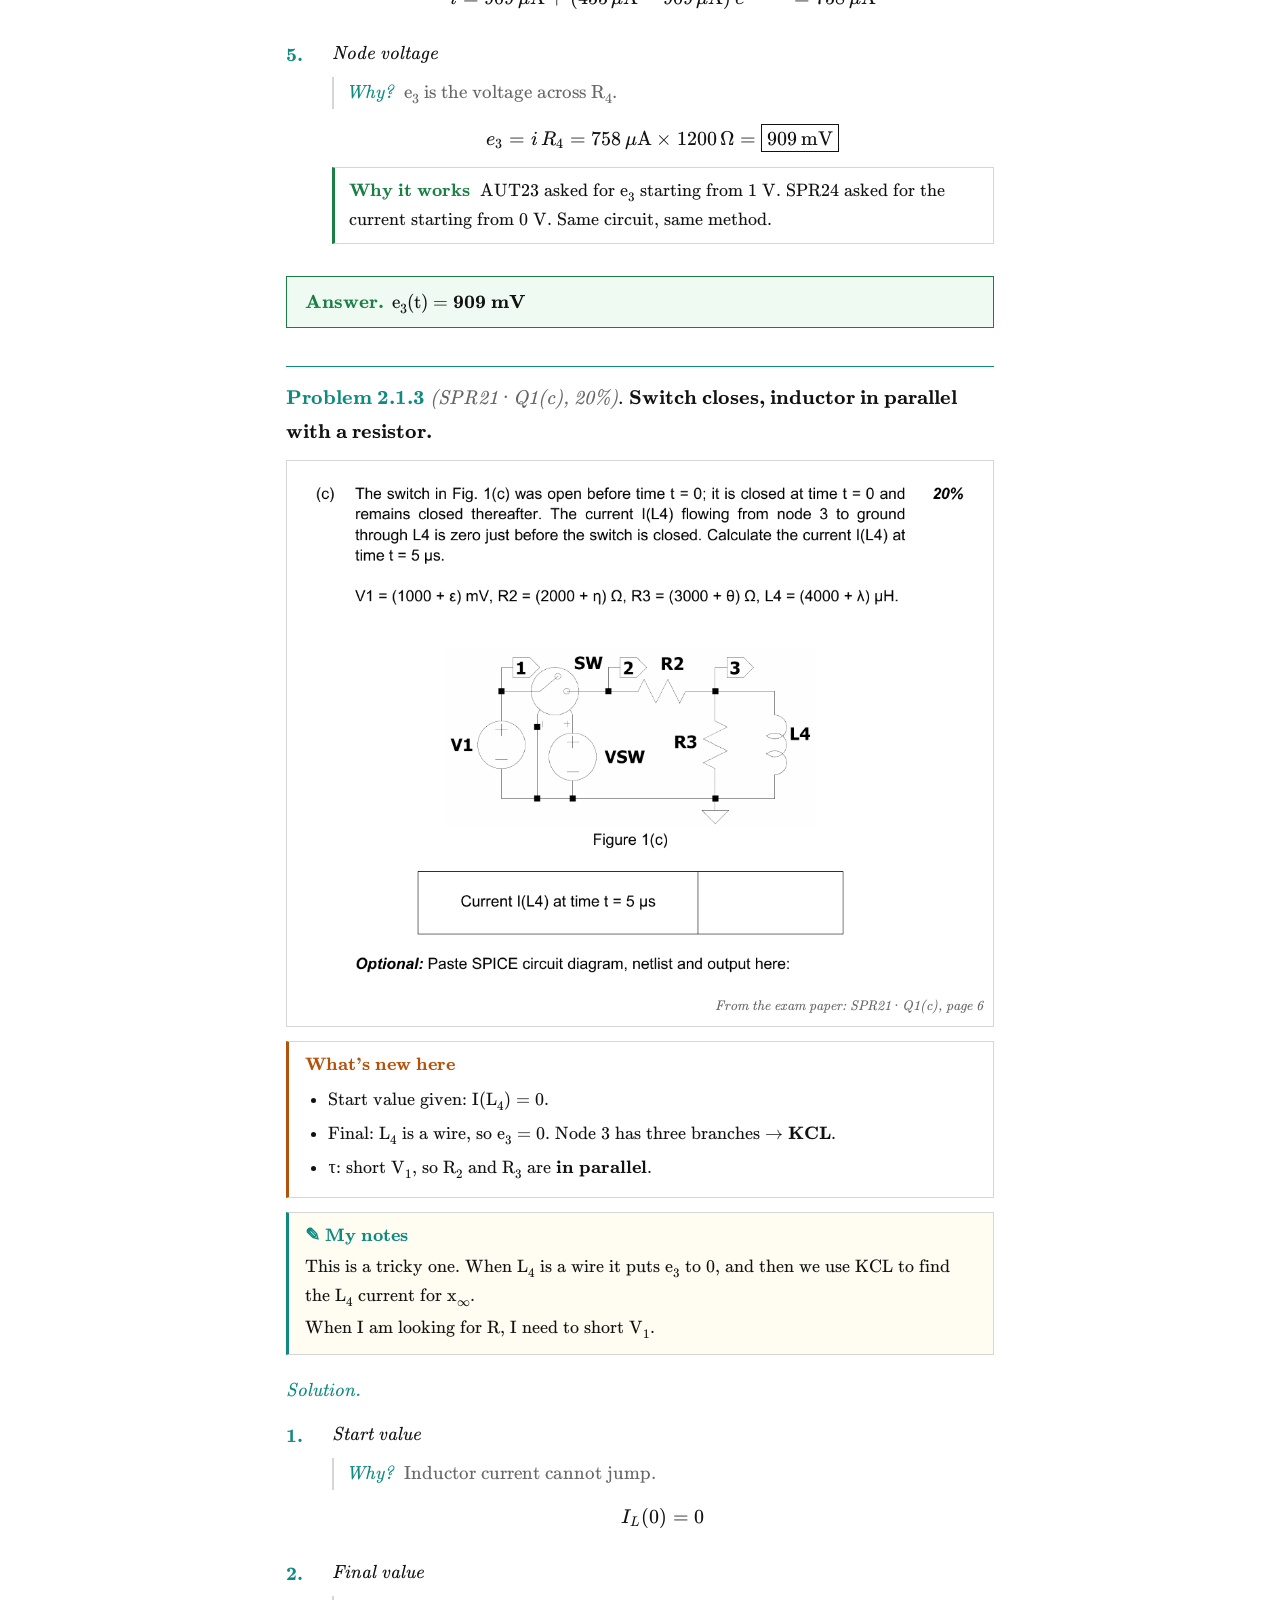
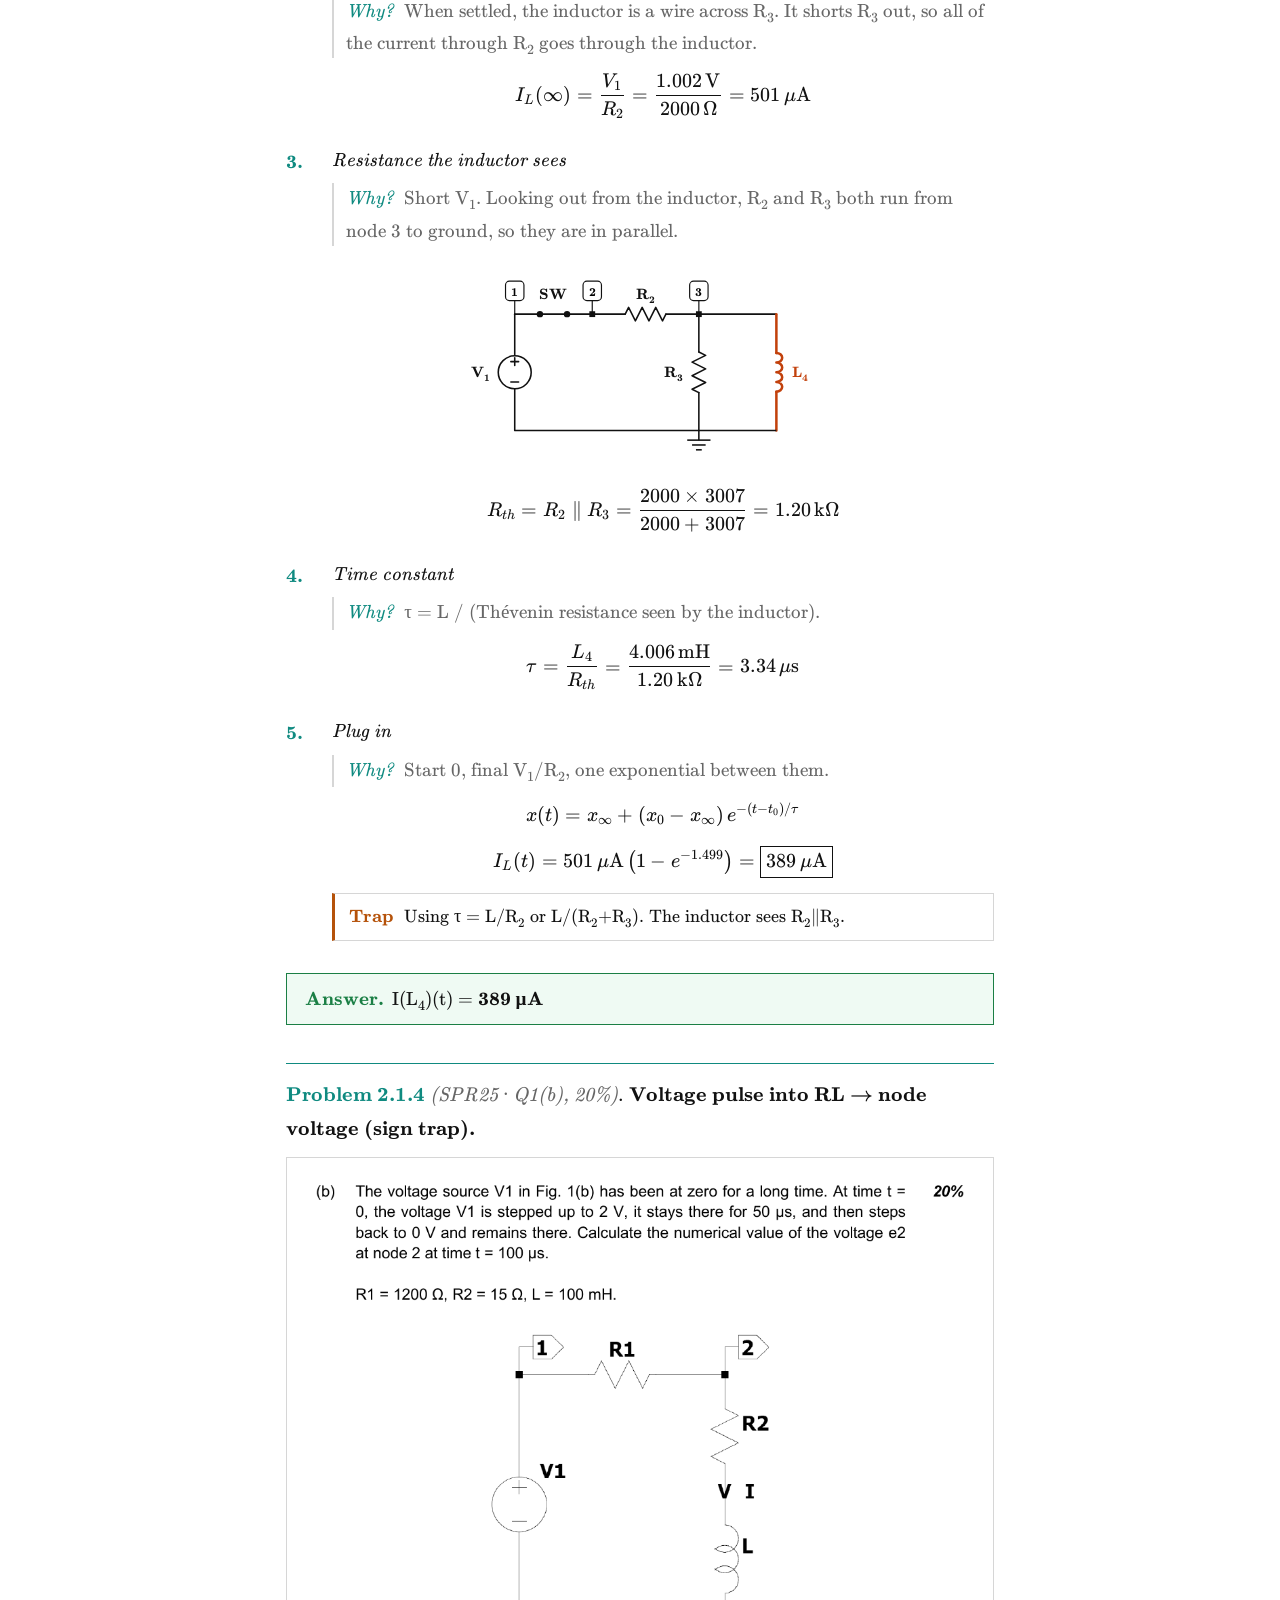
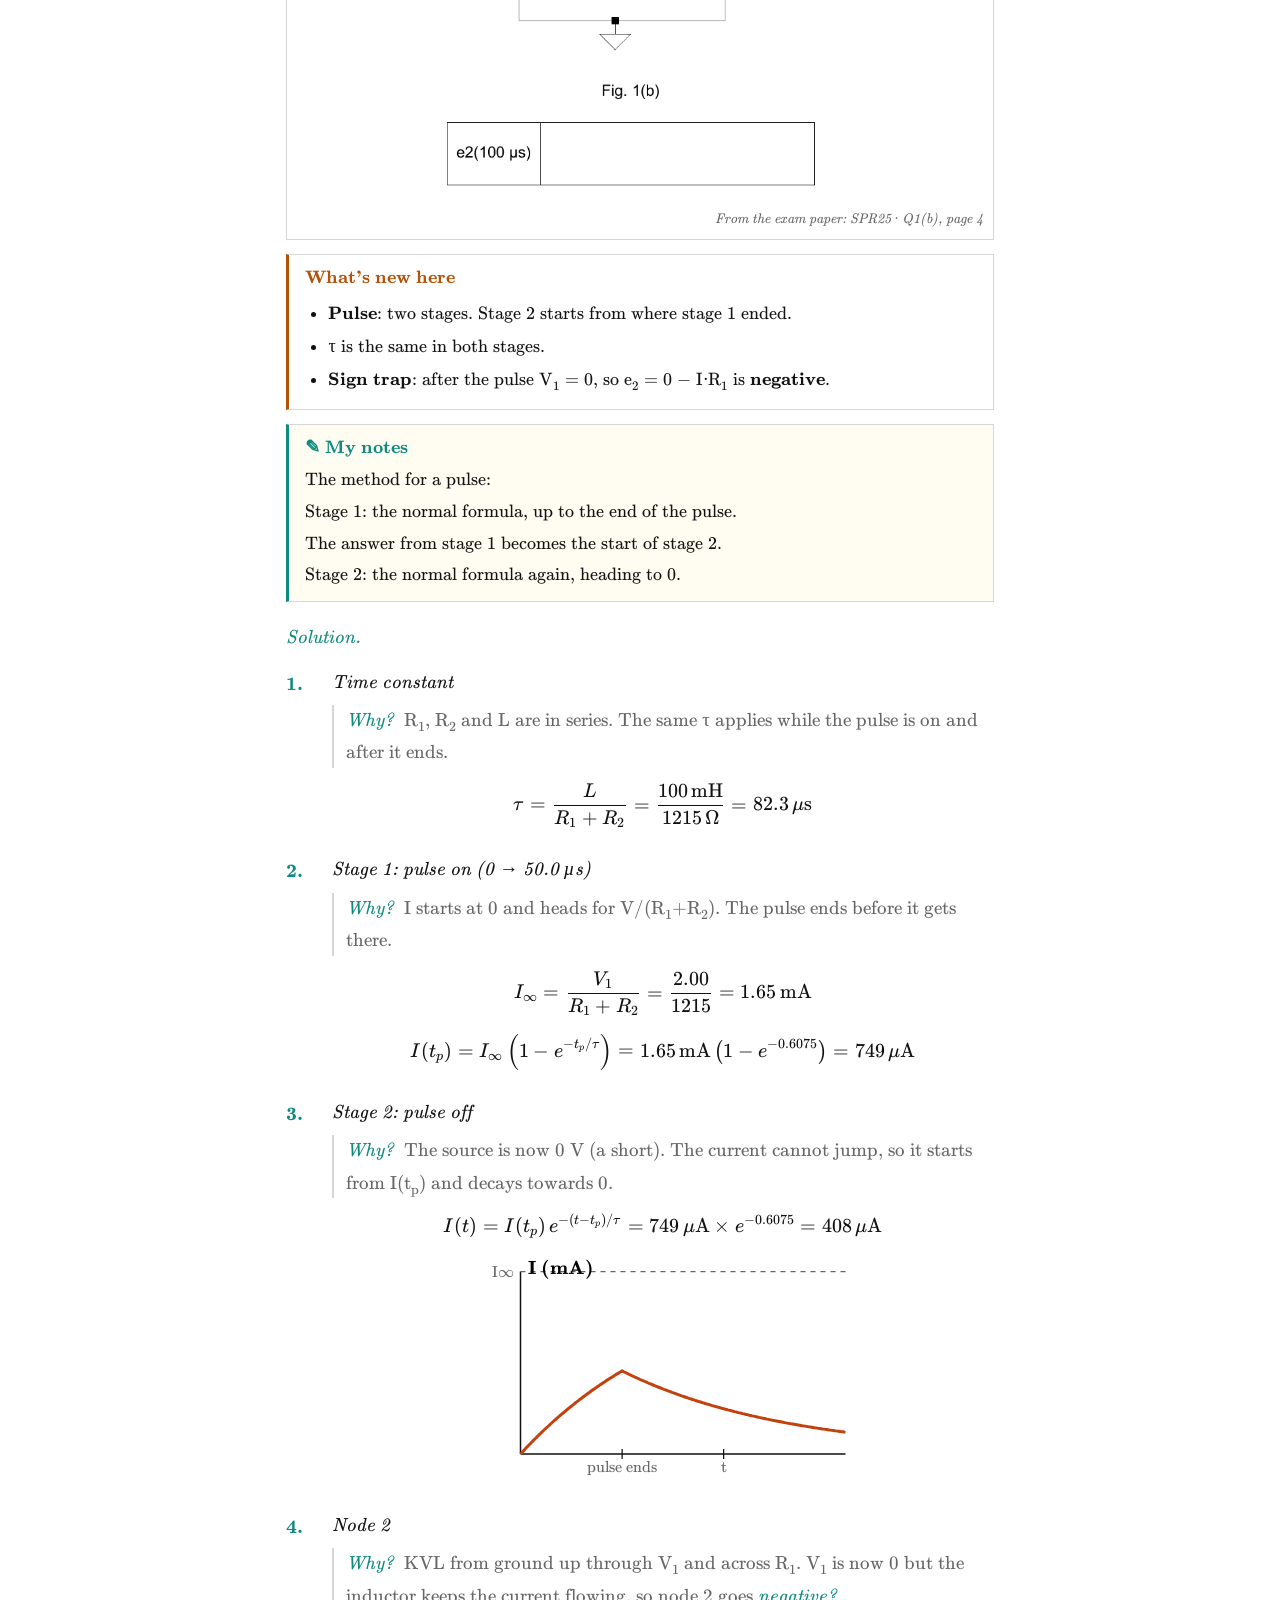
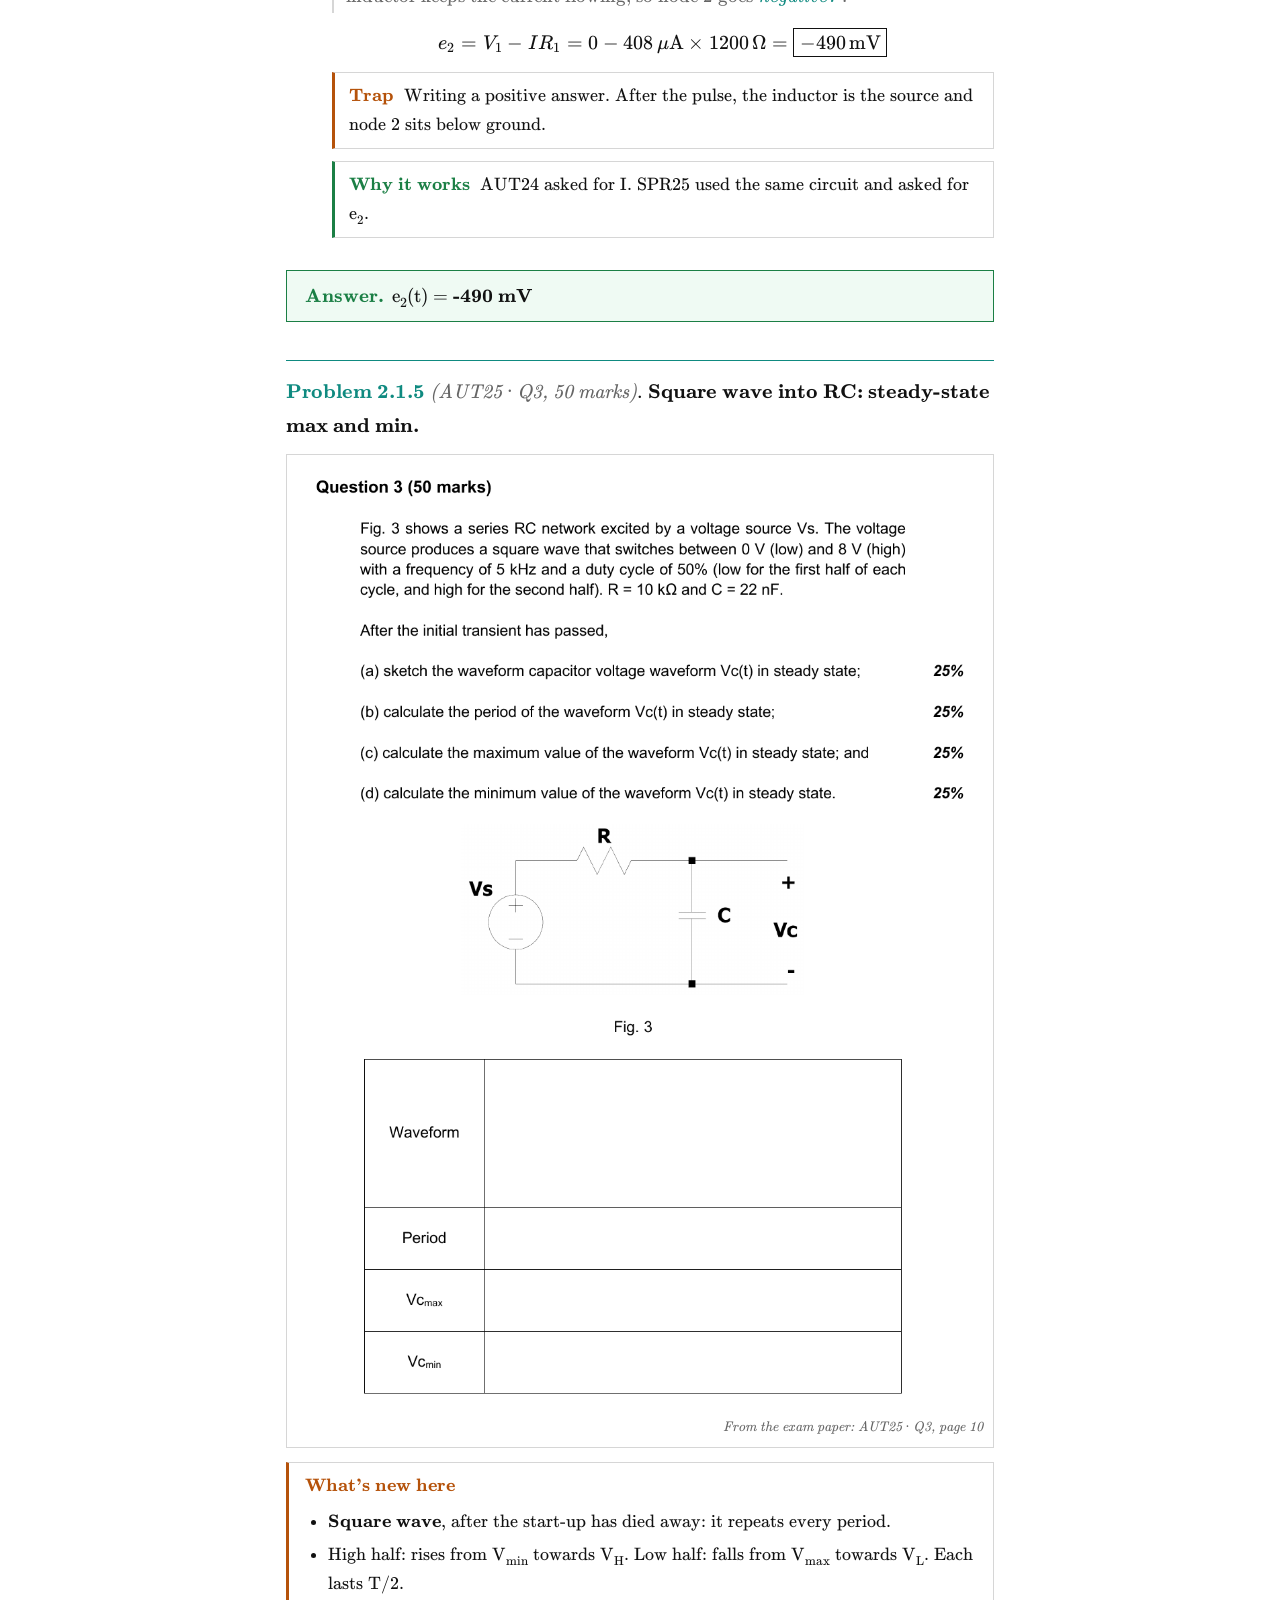
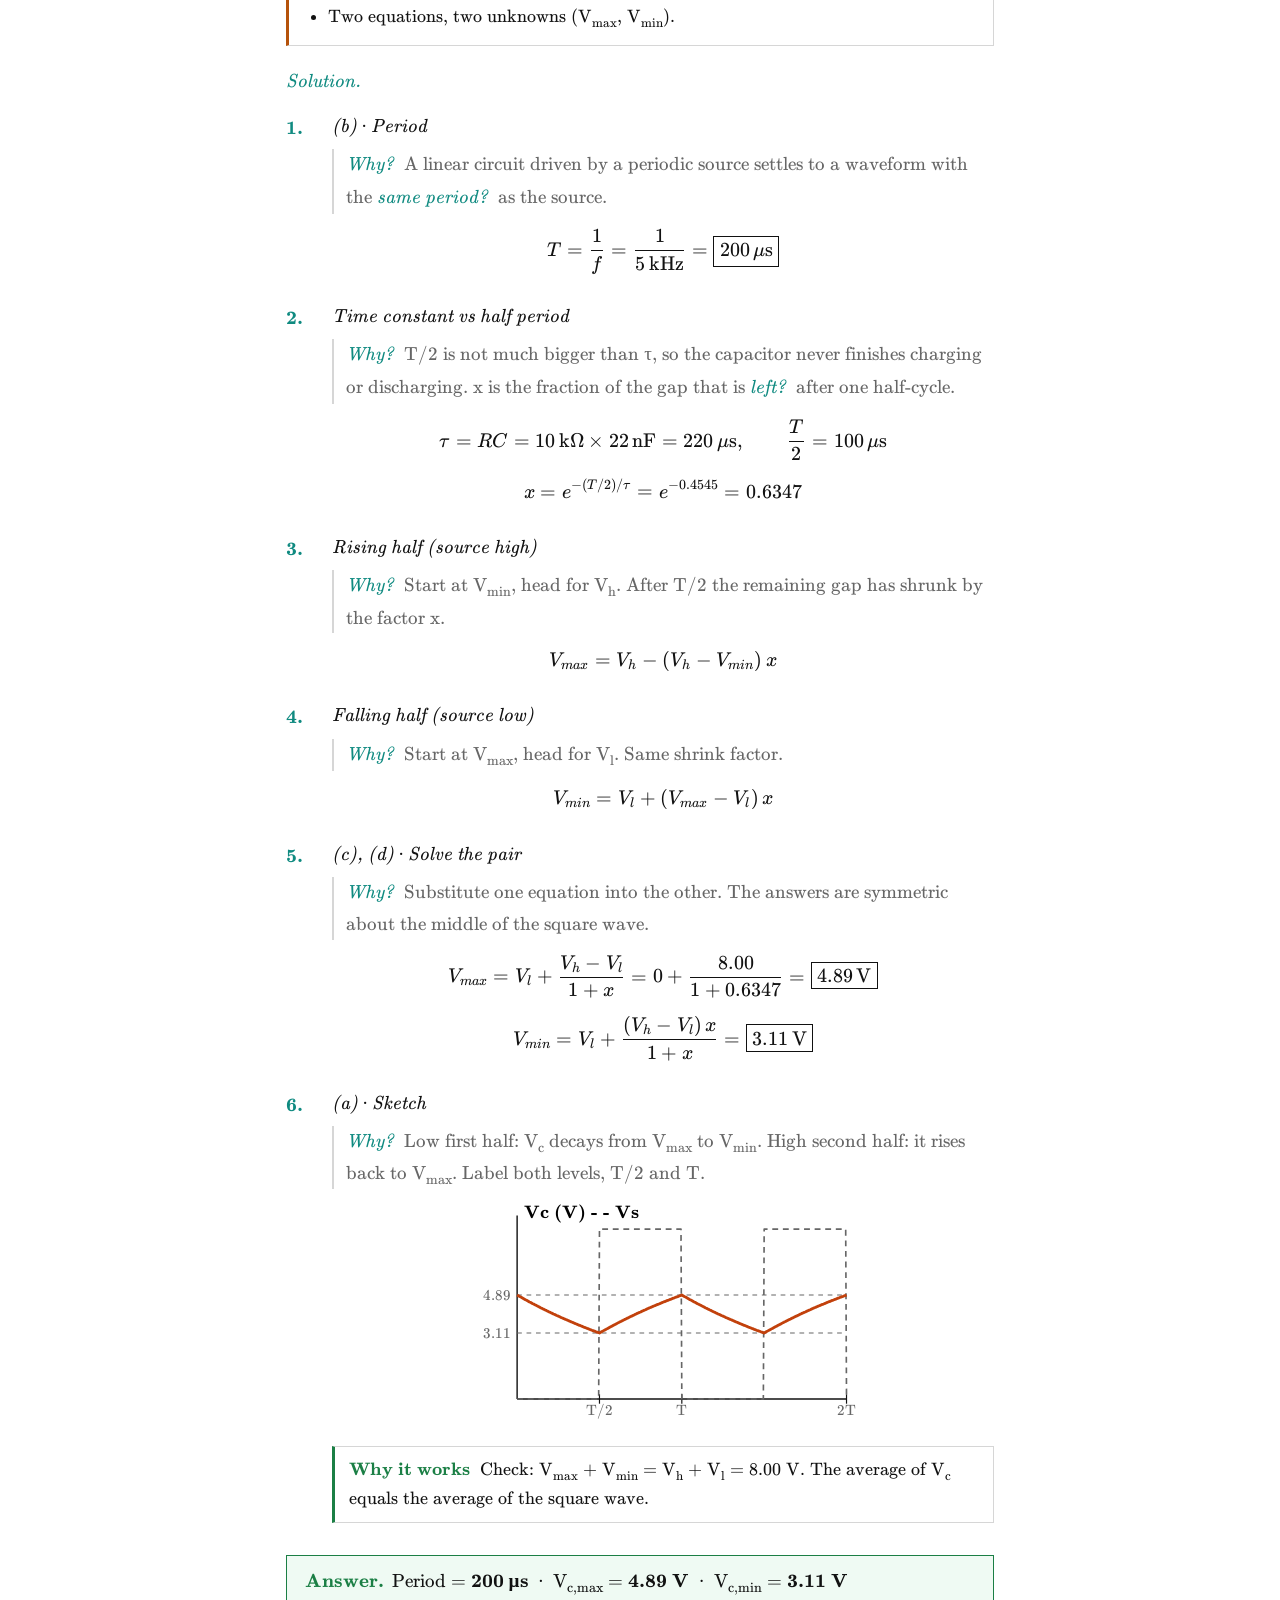
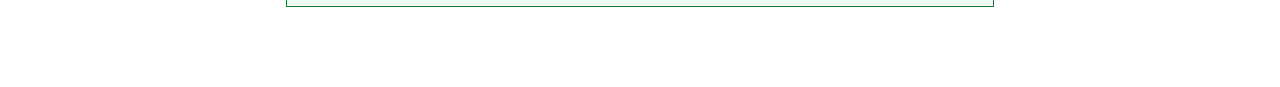
<file: notes/section2.html>
<!DOCTYPE html>
<html lang="en">
<head>
<meta charset="utf-8">
<meta name="viewport" content="width=device-width, initial-scale=1">
<title>Section 2 · First-order transients · EEEN Lock-In notes</title>
<link rel="stylesheet" href="../vendor/katex/katex.min.css">
<link rel="stylesheet" href="../css/style.css">
<link rel="stylesheet" href="notes.css">
</head>
<body>
<div class="sheet" id="doc" data-section="2"></div>
<script src="../vendor/katex/katex.min.js"></script>
<script src="../js/schem.js"></script>
<script src="../js/util.js"></script>
<script src="../data/base.js"></script>
<script src="../data/t1_dc.js"></script>
<script src="../data/t1b_dcx.js"></script>
<script src="../data/t2_trans.js"></script>
<script src="../data/t3_imp.js"></script>
<script src="../data/t4_pow.js"></script>
<script src="../data/t5_opamp.js"></script>
<script src="../data/t6_diode.js"></script>
<script src="../data/paperpages.js"></script>
<script src="../data/exams.js"></script>
<script src="notes.js"></script>
</body>
</html>
</file>
<file: css/style.css>
/* Same paper look as MATH_Lock-In: white page, Computer Modern (KaTeX_Main), hairline rules, square corners */
:root{--ink:#111;--mute:#666;--muted:#666;--rule:#111;--hair:#d6d6d6;--line:#d6d6d6;--acc:#1f4fbf;--blue:#1f4fbf;--ok:#1b7f45;--warn:#b5520a;--tint:#f5f5f5;--c:#1f4fbf;--ct:#eef3fd;
  --bg-card:#fff;--hl:#c2410c;--cur:#be185d;--volt:#15803d}
.c1{--c:#1f4fbf;--ct:#eef3fd}.c2{--c:#0f8a80;--ct:#e8f6f4}.c3{--c:#7b3fc4;--ct:#f4eefc}.c4{--c:#c2410c;--ct:#fdf1ea}.c5{--c:#be185d;--ct:#fcedf3}.c6{--c:#15803d;--ct:#ecf7ef}
*{box-sizing:border-box;border-radius:0}
html{background:#fff;-webkit-text-size-adjust:100%}
body{margin:0;background:#fff;color:var(--ink);font:19px/1.6 KaTeX_Main,"Latin Modern Roman","Computer Modern Serif","CMU Serif",Georgia,serif;-webkit-font-smoothing:antialiased}
button{font:inherit;color:inherit;cursor:pointer;background:none;border:0;padding:0}
sub,sup{font-size:.72em;line-height:0}
.sc{font-variant:small-caps;letter-spacing:.06em}
.app{display:grid;grid-template-columns:310px 1fr;min-height:100vh}
[hidden]{display:none!important}

/* ---------- contents ---------- */
nav{border-right:1px solid var(--rule);position:sticky;top:0;height:100vh;overflow:auto;padding:28px 22px 40px;font-size:16px;line-height:1.35}
nav h1{font-size:23px;font-weight:700;margin:0;letter-spacing:.01em}
nav .sub{color:var(--mute);margin:2px 0 14px}
.mode{display:flex;border:1px solid var(--rule);margin-bottom:12px}
.mode button{flex:1;padding:6px 4px;font-size:14.5px;white-space:nowrap}
.mode button+button{border-left:1px solid var(--rule)}
.mode button.on{background:var(--acc);color:#fff}
.prog{display:flex;align-items:center;gap:10px;color:var(--mute);font-size:15px;margin-bottom:18px}
.prog .bar{flex:1;height:3px;background:var(--hair)}
.prog .bar i{display:block;height:100%;background:var(--ok)}
.toc-h{font-weight:700;font-size:15px;border-bottom:1px solid var(--rule);padding-bottom:3px;margin:0 0 8px}
.part{font-weight:700;margin:16px 0 4px;display:flex;gap:10px;color:var(--c);border-bottom:1px solid var(--c);padding-bottom:2px}
.topic{margin:8px 0 2px;display:flex;gap:10px;color:var(--ink)}
.num{min-width:2.1em;font-variant-numeric:tabular-nums;color:var(--mute)}
.part .num,.topic .num{color:var(--c)}
.qlink{display:flex;align-items:baseline;gap:10px;width:100%;text-align:left;padding:2px 6px 2px 0}
.qlink .num{min-width:3.4em;padding-left:1.1em;font-size:14.5px}
.qlink .r{flex:1;font-size:15px}
.qlink .m{width:1em;text-align:center;font-size:14px;overflow:visible;margin:0;padding:0}
.qlink:hover .r{text-decoration:underline}
.qlink.big .r{font-weight:700;color:var(--c)}
.qlink.big.on .r{color:#fff}
.qlink.on{background:var(--c);color:#fff}
.qlink.on .num{color:#fff;opacity:.8}
.qlink:hover{background:var(--ct)}.qlink.on:hover{background:var(--c)}
.qlink.got .m{color:var(--ok)}
.qlink.redo .m{color:var(--warn)}
.qlink.on.got .m,.qlink.on.redo .m{color:#fff}
.qlink .nt{font-size:14px;color:var(--c)}
.qlink.on .nt{color:#fff}
.cut{font-size:14px;color:var(--mute);margin-top:22px;border-top:1px solid var(--hair);padding-top:10px}
.snbox{display:block;font-size:14px;color:var(--mute);margin-top:14px}
.snbox input{display:block;font:inherit;font-size:15px;width:8em;margin-top:4px;padding:3px 8px;border:1px solid var(--hair);color:var(--ink)}
.snbox input:focus{outline:none;border-color:var(--acc)}

/* ---------- page ---------- */
main{padding:34px clamp(18px,5vw,72px) 90px;min-width:0}
.page{max-width:760px;margin:0 auto}
.head{display:flex;justify-content:space-between;gap:16px;align-items:baseline;border-bottom:1px solid var(--c);padding-bottom:4px;font-size:16px;color:var(--mute)}
.head b{color:var(--c);font-weight:700}
.head .sc{color:var(--c)}
h2{font-size:30px;font-weight:700;margin:26px 0 4px;line-height:1.25}
h2 .num{color:var(--c);margin-right:.6em}
.src{color:var(--mute);font-size:16px;font-style:italic;margin-bottom:18px}
p{margin:8px 0}
a{color:var(--acc)}
.m{overflow-x:auto;overflow-y:hidden;margin:12px 0;padding:3px 0;max-width:100%}
.m .katex-display{margin:0}
.katex{font-size:1.08em}

details.notes{border-left:3px solid var(--acc);background:#f3f6fd;padding:0 18px;margin:6px 0 26px}
details.notes>summary{cursor:pointer;padding:9px 0;font-weight:700;list-style:none;color:var(--acc)}
details.notes summary::-webkit-details-marker{display:none}
details.notes>summary:before{content:"▸ ";font-weight:400}
details.notes[open]>summary:before{content:"▾ "}
details.notes .body{padding:2px 0 14px}
details.card{border-top:1px solid #c9d6f3}
details.card>summary{cursor:pointer;padding:7px 0;font-weight:700;list-style:none}
details.card>summary:before{content:"▸ ";font-weight:400;color:var(--acc)}
details.card[open]>summary:before{content:"▾ "}
details.card .cb{padding:0 0 12px}
.check{border:1px solid #7b3fc4;border-left-width:3px;background:#fff;padding:10px 16px;margin:14px 0 4px}
.check .h{font-weight:700;color:#7b3fc4}
.check .b{display:block;margin-top:8px;border-color:#7b3fc4;color:#7b3fc4}
.check .ca{border-top:1px solid var(--hair);margin-top:8px;padding-top:6px}
dl.rules{margin:0}dl.rules dt{font-weight:700;margin-top:8px}dl.rules dd{margin:0}
ul.ins{margin:6px 0;padding-left:1.2em}ul.ins li{margin:6px 0}

.prob{margin-top:8px}
.prob .lead{font-weight:700;color:var(--c)}
.prob .ref{color:var(--mute);font-style:italic;font-weight:400}
.simtag{display:inline-block;border:1px solid var(--c);color:var(--c);background:var(--ct);font-size:15px;padding:1px 10px;margin-bottom:8px}
.b.simb{border-color:var(--c);color:var(--c);margin-left:auto}
.b.simb+.b.simb{margin-left:0}
.b.simb:hover{background:var(--ct)}
.qtext{font-size:20px}
.given{display:flex;flex-wrap:wrap;gap:2px 22px;margin:12px 0 4px;padding:8px 14px;border:1px solid var(--hair);border-left:3px solid var(--c)}
.given .gl{flex-basis:100%;font-style:italic;color:var(--mute);font-size:16px}
.gv{white-space:nowrap}
.sym{color:var(--mute);font-size:15px}
.form{color:var(--mute);font-style:italic}
.try{color:var(--mute);font-style:italic;margin-top:14px}
.sol{margin-top:22px}
.sol>.lab{font-style:italic;margin-bottom:4px;color:var(--c)}
.step{display:grid;grid-template-columns:2.4em minmax(0,1fr);margin-top:14px}
.step .n{font-weight:700;color:var(--c)}
.step h3{font-size:inherit;font-style:italic;font-weight:400;margin:0}
.why{color:var(--mute);border-left:2px solid var(--hair);padding-left:12px;margin:6px 0 10px}
.why b{font-weight:400;font-style:italic;color:var(--c);margin-right:.3em}
.why b:after{content:"?"}
.trap,.tipbox,.flagbox{border:1px solid var(--hair);border-left:3px solid var(--warn);padding:8px 14px;margin:12px 0;font-size:18px}
.trap b,.flagbox b{color:var(--warn);margin-right:.3em}
.tipbox{border-left-color:var(--ok)}.tipbox b{color:var(--ok);margin-right:.3em}
.ans{border:1.5px solid var(--ok);background:#effaf3;padding:10px 18px;margin-top:20px}
.ans .l{font-weight:700;margin-right:.4em;color:var(--ok)}
.ans .like{display:block;color:var(--mute);font-style:italic;font-size:16px}
.qed{color:var(--ok);text-align:right;margin-top:4px}

.row{display:flex;flex-wrap:wrap;gap:10px;margin-top:22px}
.b{border:1px solid var(--rule);padding:6px 16px;font-size:16.5px;background:#fff}
.b:hover{background:var(--tint)}
.b.pri{background:var(--c);border-color:var(--c);color:#fff}
.b.pri:hover{filter:brightness(.88);background:var(--c)}
.b.ok{border-color:var(--ok);background:var(--ok);color:#fff}.b.ok:hover{background:var(--ok);filter:brightness(.9)}
.b.warn{border-color:var(--warn);color:var(--warn)}
.b:disabled{opacity:.35;cursor:default;background:#fff}

.mynotes{margin-top:34px}
.mynotes label{display:block;font-weight:700;color:var(--c);margin-bottom:6px}
.mynotes textarea{display:block;width:100%;font:inherit;font-size:18px;line-height:1.5;color:var(--ink);background:#fffdf2;border:1px solid var(--hair);border-left:3px solid var(--c);padding:10px 14px;resize:vertical;min-height:84px}
.mynotes textarea:focus{outline:none;border-color:var(--c)}
.pager{display:flex;justify-content:space-between;gap:16px;border-top:1px solid var(--c);margin-top:40px;padding-top:10px;font-size:16px}
.pager button{text-align:left;max-width:48%}
.pager button.nx{text-align:right;margin-left:auto}
.pager small{display:block;color:var(--mute)}
.pager button span{color:var(--c)}
.pager button:hover span{text-decoration:underline}
.pager button:disabled{visibility:hidden}
.keys{color:var(--mute);font-size:14.5px;margin-top:18px}

/* ---------- circuit diagrams and plots ---------- */
.fig{margin:14px 0;text-align:center}
.figval{text-align:center;font-size:17px;margin:0 0 6px}
svg.schem{width:100%;max-width:440px;height:auto;display:block;margin:6px auto}
svg.plot{max-width:400px}
.schem .sl{font:700 15px KaTeX_Main,Georgia,serif}
.schem .ssub{font-size:10px}
.schem .sv{font:400 12.5px KaTeX_Main,Georgia,serif;fill:var(--mute)}
.schem .pm{font:700 16px KaTeX_Main,Georgia,serif}
.schem .flag{fill:#fff;stroke:var(--ink);stroke-width:1.2}
.schem .fl{font-size:12.5px}
.schem .nv{fill:#fdf1ea;stroke:var(--hl);stroke-width:1.4}
.schem .nvt{fill:var(--hl);font-size:12.5px}
.schem .cur{font-size:12.5px}

/* ---------- exam paper split view ---------- */
.b.paperb{float:right;margin:2px 0 8px 14px;border-color:var(--c);color:var(--c);font-size:15.5px;padding:4px 12px}
.b.paperb:hover{background:var(--ct)}
.b.paperb.on{background:var(--c);color:#fff}
#paper{position:fixed;top:0;right:0;bottom:0;width:48vw;overflow:auto;background:#fff;border-left:2px solid var(--rule);z-index:4;padding:0 20px 30px}
#paper .ph{position:sticky;top:0;background:#fff;display:flex;justify-content:space-between;align-items:flex-start;gap:12px;border-bottom:1px solid var(--rule);padding:14px 0 8px;margin-bottom:14px;font-size:17px}
#paper .ph span{color:var(--mute);font-style:italic}
#paper .ph small{display:block;color:var(--mute);font-size:14.5px}
#paper .ph .b{padding:2px 12px;flex:none}
#paper img{display:block;width:100%;height:auto;border:1px solid var(--hair)}
#paper .mk{border-left:3px solid var(--warn);padding:4px 12px;font-size:16px;color:var(--mute)}
#paper .pdf{display:inline-block;margin-top:10px;font-size:15.5px}
body.split main{margin-right:48vw}
@media (min-width:861px) and (max-width:1699px){
  body.split .app{display:block}
  body.split nav{position:fixed;inset:0 auto 0 0;width:330px;z-index:5;background:#fff;transform:translateX(-102%);transition:transform .2s;height:auto}
  body.split nav.open{transform:none;box-shadow:0 0 0 100vw #0006}
  body.split #menu{display:inline-block;margin-bottom:14px}
}
#menu{display:none}
@media (max-width:860px){
  .app{display:block}
  nav{position:fixed;inset:0 12% 0 0;z-index:5;background:#fff;transform:translateX(-102%);transition:transform .2s;height:auto}
  nav.open{transform:none;box-shadow:0 0 0 100vw #0006}
  #menu{display:inline-block;margin-bottom:14px}
  main{padding-top:18px}
  h2{font-size:25px}
  .head{font-size:14px}.head .sc{display:none}
  .step{grid-template-columns:1.8em minmax(0,1fr)}
  .b.simb{margin-left:0}
  #paper{top:auto;left:0;width:auto;height:50vh;border-left:0;border-top:2px solid var(--rule);padding:0 12px 20px}
  body.split main{margin-right:0;padding-bottom:54vh}
  .b.paperb{float:none;display:block;margin:0 0 10px}
}
</file>
<file: notes/notes.css>
/* Notes pages: the site's look (css/style.css) on a single printable column */
body{background:#fff}
.sheet{max-width:820px;margin:0 auto;padding:34px clamp(18px,5vw,56px) 80px}
h1.title{font-size:34px;font-weight:700;margin:22px 0 2px;line-height:1.2}
h1.title .num{color:var(--c);margin-right:.5em}
.blk{margin-top:34px}
.blk>h2{border-bottom:1px solid var(--c);padding-bottom:4px}
.toc{border:1px solid var(--hair);border-left:3px solid var(--c);padding:10px 18px;margin:14px 0 6px;font-size:17px}
.toc .toc-h{border:0;margin:0 0 4px;color:var(--c)}
.toc a{display:flex;gap:10px;color:var(--ink);text-decoration:none;padding:1px 0}
.toc a:hover{text-decoration:underline}
.toc .num{min-width:3.2em;color:var(--c)}
.toc i{color:var(--mute)}
.mcard,.ncard{border-top:1px solid var(--hair);padding:6px 0 10px}
.mcard h3,.ncard h3{font-size:20px;margin:8px 0 4px;display:flex;gap:10px}
.mcard h3 .num{color:var(--c);min-width:3em;font-weight:700}
ol.recipe{padding-left:1.4em;margin:6px 0}ol.recipe li{margin:5px 0}
.mcard ul,.spot ul{margin:6px 0;padding-left:1.3em}.mcard li,.spot li{margin:4px 0}
.tbl{border-collapse:collapse;margin:10px 0;font-size:16.5px}
.tbl th,.tbl td{border:1px solid var(--hair);padding:4px 12px;text-align:left;vertical-align:top}
.tbl th{background:var(--ct);color:var(--c)}
.tbl.pfx td,.tbl.pfx th{text-align:center;min-width:3.4em}
.ncard .check .ca{margin-top:6px}
.ex{margin-top:38px;border-top:1px solid var(--c);padding-top:14px}
.paper{margin:12px 0;border:1px solid var(--hair);padding:8px 10px;background:#fff}
.paper img{display:block;width:100%;height:auto}
.paper figcaption{font-size:14px;color:var(--mute);font-style:italic;margin-top:4px;text-align:right}
.spot{border:1px solid var(--hair);border-left:3px solid var(--warn);padding:8px 16px;margin:14px 0;font-size:18px}
.spot>b{color:var(--warn)}
@media print{
  @page{size:A4;margin:14mm 13mm}
  body{font-size:15.5px}
  .sheet{max-width:none;padding:0}
  .ex,.blk{break-before:page}
  .mcard,.ncard,.step,.spot,.ans,.paper,.given{break-inside:avoid}
  .toc a{color:var(--ink)}
}
.fgrid{display:grid;grid-template-columns:minmax(0,1fr) minmax(0,1fr);gap:12px;margin-top:12px}
.fcard{border:1px solid var(--hair);border-top:3px solid var(--c);padding:6px 14px 8px;break-inside:avoid}
.fcard h3{font-size:18px;margin:4px 0 0;color:var(--c)}
.fcard .m{margin:6px 0}
.fcard ul{margin:4px 0;padding-left:1.1em;font-size:16px;line-height:1.45}.fcard li{margin:3px 0}
@media (max-width:700px){.fgrid{grid-template-columns:1fr}}
.mine{background:#fffdf2;border:1px solid var(--hair);border-left:3px solid var(--c);padding:8px 16px;margin:14px 0;font-size:18px}
.mine>b{color:var(--c)}.mine p{margin:3px 0}
.section+.section{margin-top:60px;border-top:3px double var(--c);padding-top:10px}
@media print{.section+.section{break-before:page;border-top:0;margin-top:0}}
</file>
